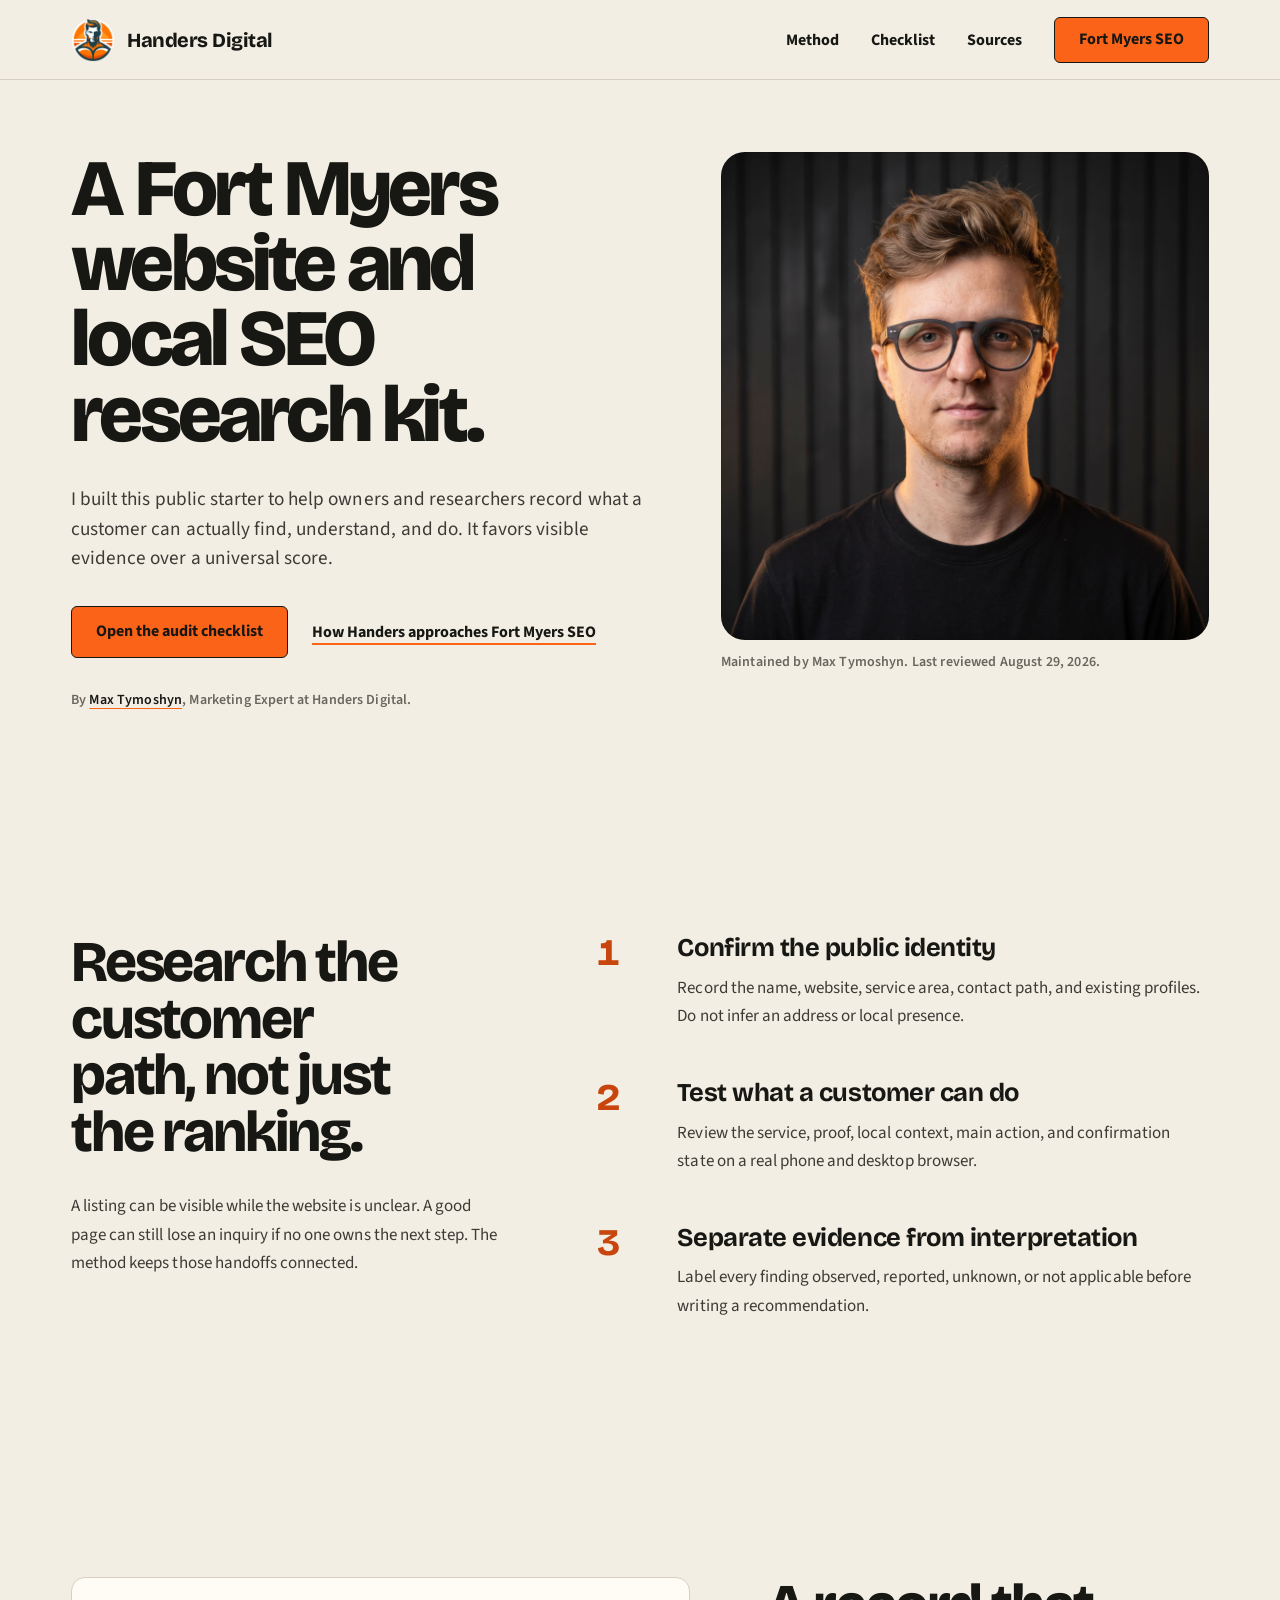
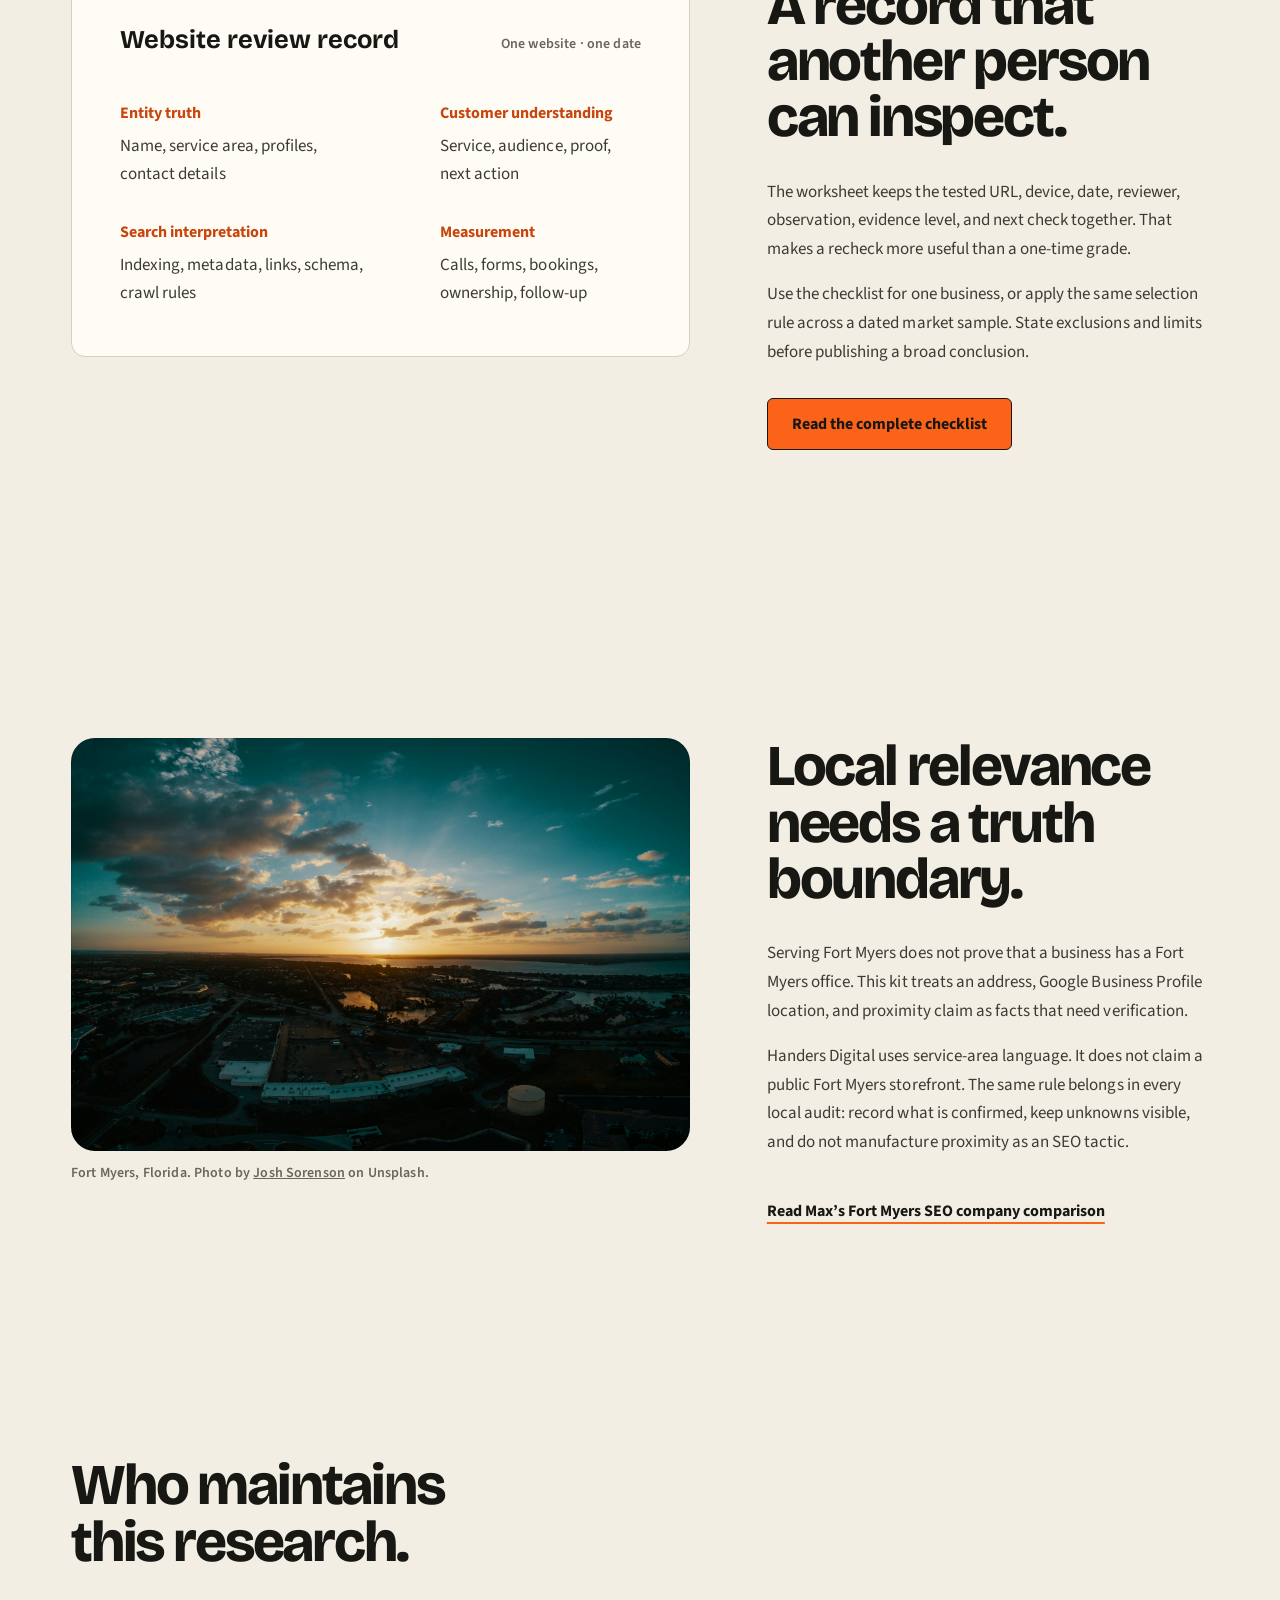
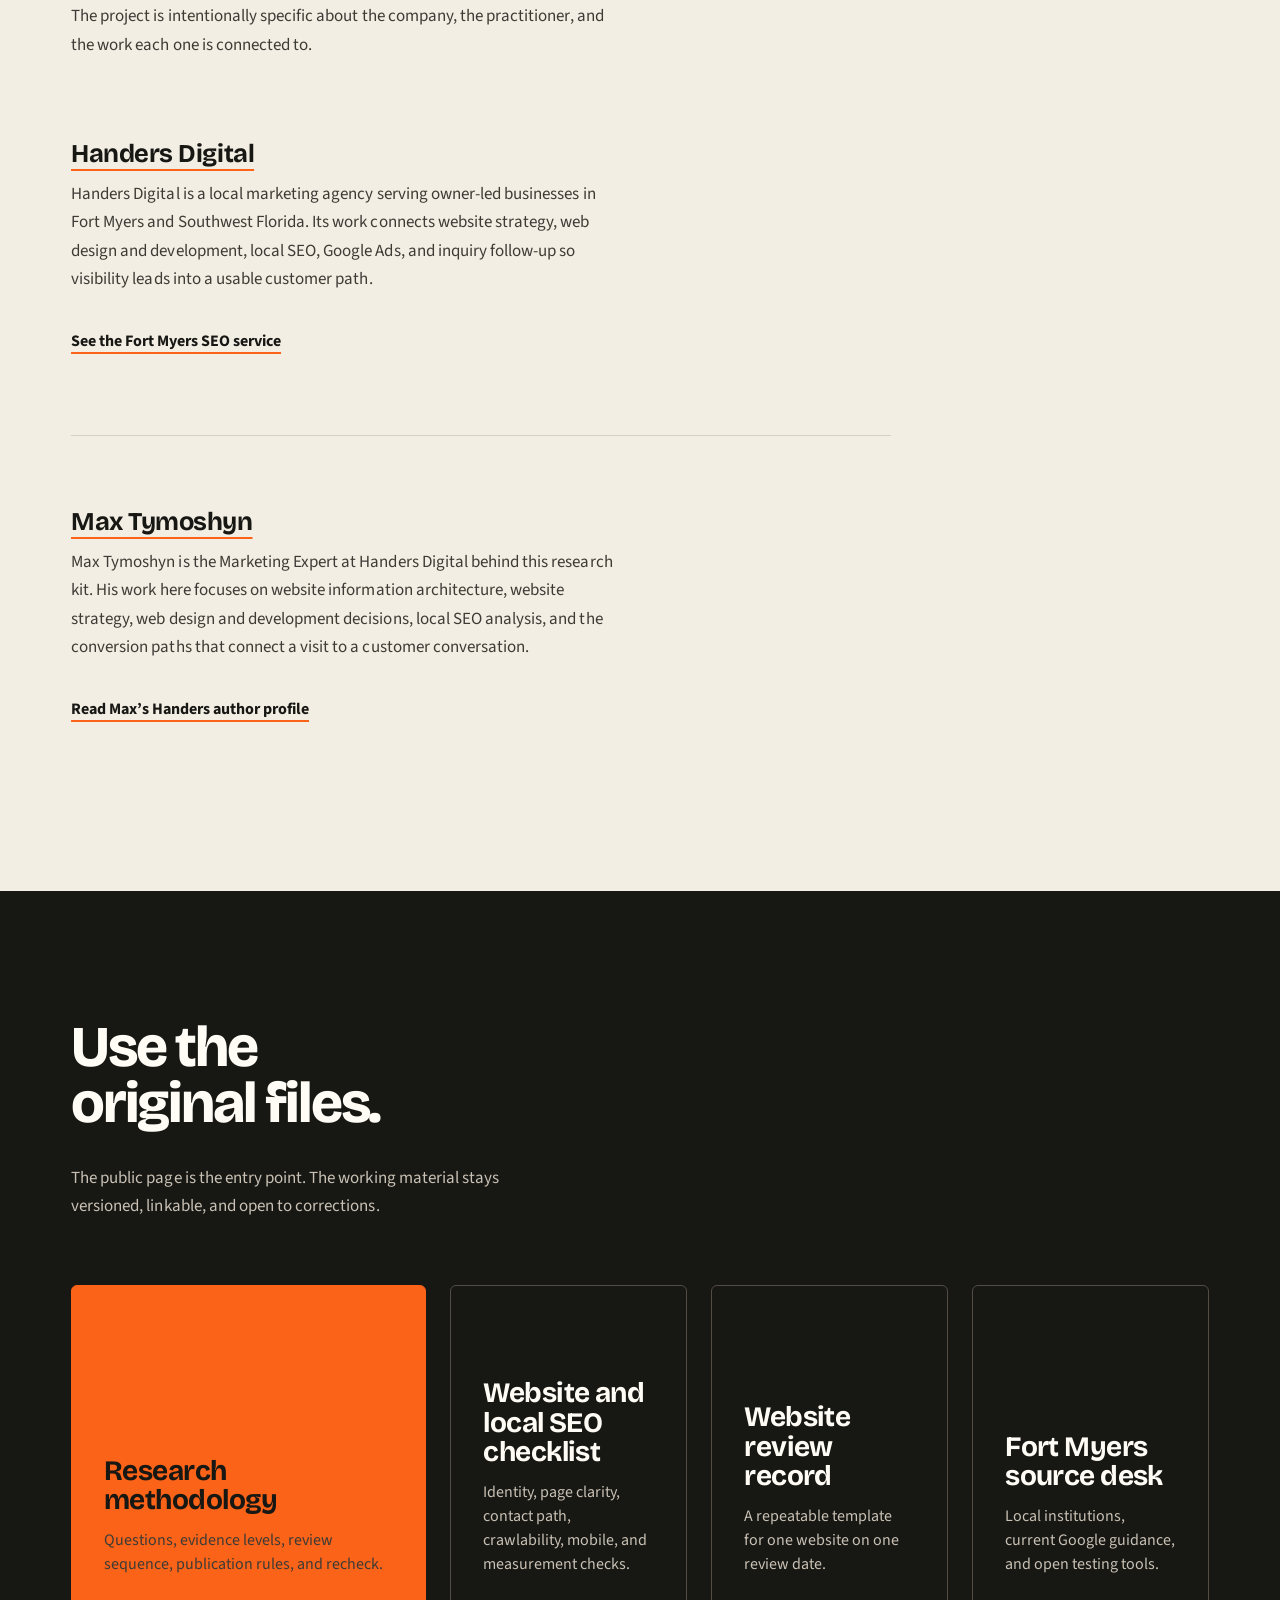
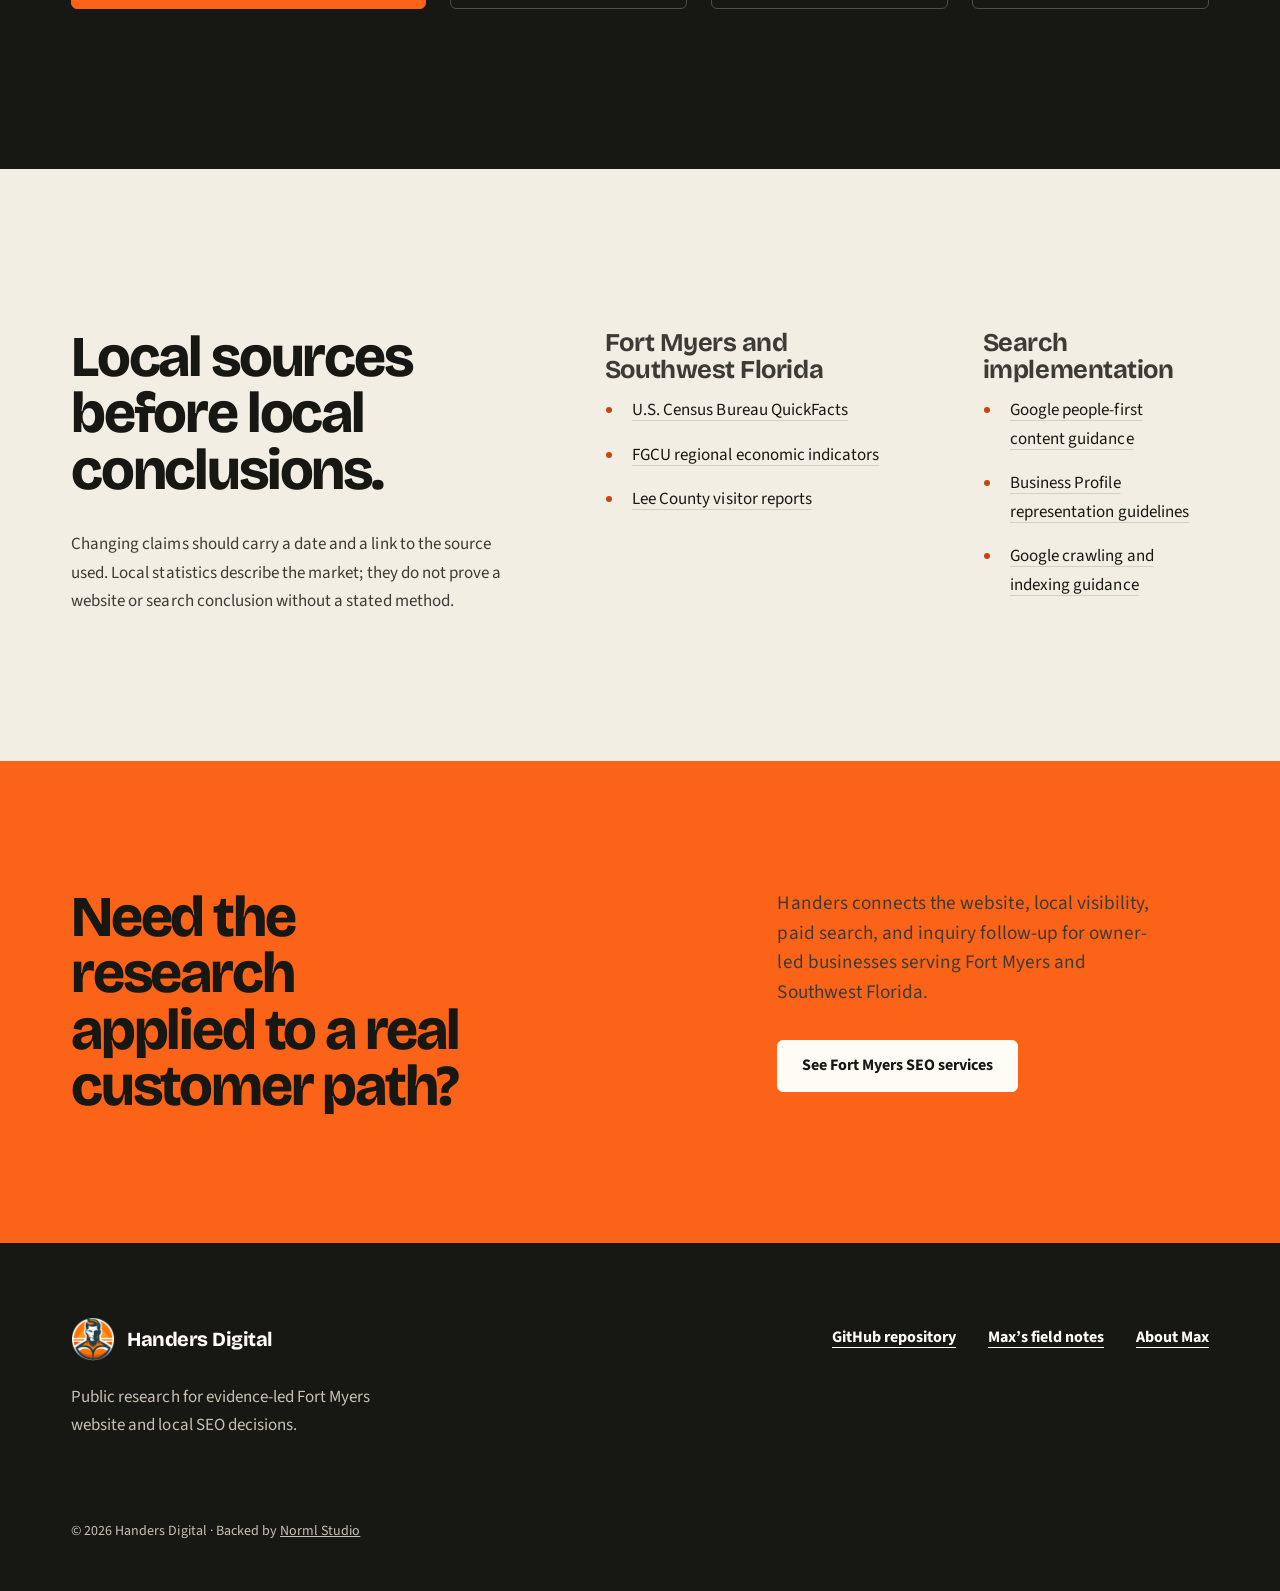
<file: index.html>
<!doctype html>
<html lang="en-US">
<head>
  <meta charset="utf-8">
  <meta name="viewport" content="width=device-width, initial-scale=1">
  <title>Fort Myers Website and Local SEO Research Kit | Handers Digital</title>
  <meta name="description" content="A public Handers Digital research kit for reviewing Fort Myers-area websites, local-search signals, customer paths, and technical foundations.">
  <meta name="robots" content="index,follow,max-image-preview:large">
  <link rel="canonical" href="https://handersdigital.github.io/handers-fort-myers-seo-research/">
  <link rel="icon" type="image/png" href="assets/handers-icon.png">
  <meta property="og:type" content="website">
  <meta property="og:site_name" content="Handers Digital Research">
  <meta property="og:title" content="Fort Myers Website and Local SEO Research Kit">
  <meta property="og:description" content="A public method, audit checklist, review record, and source desk for evidence-led Fort Myers website and local SEO research.">
  <meta property="og:url" content="https://handersdigital.github.io/handers-fort-myers-seo-research/">
  <meta property="og:image" content="https://handersdigital.github.io/handers-fort-myers-seo-research/assets/handers-fort-myers-social-card.png">
  <meta name="twitter:card" content="summary_large_image">
  <meta name="twitter:title" content="Fort Myers Website and Local SEO Research Kit">
  <meta name="twitter:description" content="A public method, audit checklist, review record, and source desk from Handers Digital.">
  <meta name="twitter:image" content="https://handersdigital.github.io/handers-fort-myers-seo-research/assets/handers-fort-myers-social-card.png">
  <link rel="preconnect" href="https://fonts.googleapis.com">
  <link rel="preconnect" href="https://fonts.gstatic.com" crossorigin>
  <link href="https://fonts.googleapis.com/css2?family=Bricolage+Grotesque:opsz,wght@12..96,600..800&amp;family=Source+Sans+3:wght@400;600;700&amp;display=swap" rel="stylesheet">
  <link rel="stylesheet" href="assets/styles.css">
  <script type="application/ld+json">
  {
    "@context": "https://schema.org",
    "@graph": [
      {
        "@type": "Organization",
        "@id": "https://handers.digital/#organization",
        "name": "Handers Digital",
        "url": "https://handers.digital/",
        "logo": "https://handersdigital.github.io/handers-fort-myers-seo-research/assets/handers-icon.png",
        "description": "A local marketing agency serving owner-led businesses in Fort Myers and Southwest Florida through website strategy, web design and development, local SEO, Google Ads, and inquiry follow-up.",
        "areaServed": [
          {"@type": "Place", "name": "Fort Myers"},
          {"@type": "Place", "name": "Southwest Florida"}
        ],
        "knowsAbout": [
          "Local marketing for Fort Myers businesses",
          "Local search engine optimization",
          "Website strategy",
          "Web design",
          "Web development",
          "Google Ads",
          "Lead follow-up systems"
        ]
      },
      {
        "@type": "Person",
        "@id": "https://handers.digital/author/max-tymoshyn#person",
        "name": "Max Tymoshyn",
        "url": "https://handers.digital/author/max-tymoshyn",
        "jobTitle": "Marketing Expert at Handers Digital",
        "worksFor": {"@id": "https://handers.digital/#organization"},
        "knowsAbout": [
          "Website information architecture",
          "Website strategy",
          "Web design",
          "Web development",
          "Local SEO analysis",
          "Conversion paths"
        ]
      },
      {
        "@type": "WebPage",
        "@id": "https://handersdigital.github.io/handers-fort-myers-seo-research/#webpage",
        "url": "https://handersdigital.github.io/handers-fort-myers-seo-research/",
        "name": "Fort Myers Website and Local SEO Research Kit",
        "description": "A public research kit for reviewing Fort Myers-area websites, local-search signals, customer paths, and technical foundations.",
        "inLanguage": "en-US",
        "dateModified": "2026-08-30",
        "author": {"@id": "https://handers.digital/author/max-tymoshyn#person"},
        "publisher": {"@id": "https://handers.digital/#organization"},
        "about": [
          {"@type": "Thing", "name": "Fort Myers"},
          {"@type": "Thing", "name": "Local search engine optimization"},
          {"@type": "Thing", "name": "Website audits"},
          {"@type": "Thing", "name": "Web design"},
          {"@type": "Thing", "name": "Web development"},
          {"@type": "Thing", "name": "Website information architecture"}
        ]
      }
    ]
  }
  </script>
</head>
<body>
  <a class="skip-link" href="#main">Skip to the research kit</a>

  <header class="site-header">
    <div class="wrap site-header__inner">
      <a class="logo" href="https://handers.digital/" aria-label="Handers Digital home">
        <img src="assets/handers-icon.png" width="192" height="192" alt="">
        <span>Handers Digital</span>
      </a>

      <nav class="desktop-nav links" aria-label="Research navigation">
        <a href="https://github.com/handersdigital/handers-fort-myers-seo-research/blob/main/methodology.md">Method</a>
        <a href="https://github.com/handersdigital/handers-fort-myers-seo-research/blob/main/checklists/fort-myers-local-seo-and-website-audit.md">Checklist</a>
        <a href="https://github.com/handersdigital/handers-fort-myers-seo-research/blob/main/sources.md">Sources</a>
      </nav>

      <a class="button button--small site-header__cta" href="https://handers.digital/seo-fort-myers">Fort Myers SEO</a>

      <button class="hamburger" type="button" aria-expanded="false" aria-controls="mobile-panel" aria-label="Open navigation">
        <svg class="heroicons" aria-hidden="true" viewBox="0 0 24 24" fill="none" stroke="currentColor" stroke-width="1.8" stroke-linecap="round">
          <path d="M4 7h16M4 12h16M4 17h16"></path>
        </svg>
      </button>
    </div>
  </header>

  <div class="mobile-panel__scrim" data-nav-close hidden></div>
  <aside class="mobile-panel" id="mobile-panel" aria-hidden="true" aria-label="Mobile navigation">
    <div class="mobile-panel__top">
      <a class="logo" href="https://handers.digital/" tabindex="-1">
        <img src="assets/handers-icon.png" width="192" height="192" alt="">
        <span>Handers Digital</span>
      </a>
      <button class="mobile-panel__close" type="button" aria-label="Close navigation" tabindex="-1" data-nav-close>
        <svg class="heroicons" aria-hidden="true" viewBox="0 0 24 24" fill="none" stroke="currentColor" stroke-width="1.8" stroke-linecap="round">
          <path d="M6 6l12 12M18 6L6 18"></path>
        </svg>
      </button>
    </div>
    <nav class="mobile-panel__nav" aria-label="Mobile research navigation">
      <a href="https://github.com/handersdigital/handers-fort-myers-seo-research/blob/main/methodology.md" tabindex="-1">Method</a>
      <a href="https://github.com/handersdigital/handers-fort-myers-seo-research/blob/main/checklists/fort-myers-local-seo-and-website-audit.md" tabindex="-1">Checklist</a>
      <a href="https://github.com/handersdigital/handers-fort-myers-seo-research/blob/main/sources.md" tabindex="-1">Sources</a>
      <a href="https://github.com/handersdigital/handers-fort-myers-seo-research" tabindex="-1">GitHub repository</a>
    </nav>
    <a class="button mobile-panel__action" href="https://handers.digital/seo-fort-myers" tabindex="-1">See Fort Myers SEO services</a>
  </aside>

  <main id="main">
    <section class="hero">
      <div class="wrap hero__grid">
        <div class="hero__copy">
          <h1>A Fort Myers website and local SEO research kit.</h1>
          <p class="lead">I built this public starter to help owners and researchers record what a customer can actually find, understand, and do. It favors visible evidence over a universal score.</p>
          <div class="hero__actions">
            <a class="button" href="https://github.com/handersdigital/handers-fort-myers-seo-research/blob/main/checklists/fort-myers-local-seo-and-website-audit.md">Open the audit checklist</a>
            <a class="text-link" href="https://handers.digital/seo-fort-myers">How Handers approaches Fort Myers SEO</a>
          </div>
          <p class="hero__author">By <a href="https://handers.digital/author/max-tymoshyn">Max Tymoshyn</a>, Marketing Expert at Handers Digital.</p>
        </div>

        <figure class="hero__media">
          <img src="assets/max-tymoshyn.jpg" width="2048" height="2048" alt="Max Tymoshyn, Marketing Expert at Handers Digital">
          <figcaption>Maintained by Max Tymoshyn. Last reviewed August 29, 2026.</figcaption>
        </figure>
      </div>
    </section>

    <section class="method" id="method">
      <div class="wrap method__grid">
        <div class="section-heading">
          <h2>Research the customer path, not just the ranking.</h2>
          <p>A listing can be visible while the website is unclear. A good page can still lose an inquiry if no one owns the next step. The method keeps those handoffs connected.</p>
        </div>

        <ol class="method__steps">
          <li>
            <span class="method__number">1</span>
            <div>
              <h3>Confirm the public identity</h3>
              <p>Record the name, website, service area, contact path, and existing profiles. Do not infer an address or local presence.</p>
            </div>
          </li>
          <li>
            <span class="method__number">2</span>
            <div>
              <h3>Test what a customer can do</h3>
              <p>Review the service, proof, local context, main action, and confirmation state on a real phone and desktop browser.</p>
            </div>
          </li>
          <li>
            <span class="method__number">3</span>
            <div>
              <h3>Separate evidence from interpretation</h3>
              <p>Label every finding observed, reported, unknown, or not applicable before writing a recommendation.</p>
            </div>
          </li>
        </ol>
      </div>
    </section>

    <section class="artifact" id="checklist">
      <div class="wrap artifact__grid">
        <div class="artifact__sheet" aria-label="Audit record example">
          <div class="artifact__sheet-head">
            <strong>Website review record</strong>
            <span>One website · one date</span>
          </div>
          <dl>
            <div>
              <dt>Entity truth</dt>
              <dd>Name, service area, profiles, contact details</dd>
            </div>
            <div>
              <dt>Customer understanding</dt>
              <dd>Service, audience, proof, next action</dd>
            </div>
            <div>
              <dt>Search interpretation</dt>
              <dd>Indexing, metadata, links, schema, crawl rules</dd>
            </div>
            <div>
              <dt>Measurement</dt>
              <dd>Calls, forms, bookings, ownership, follow-up</dd>
            </div>
          </dl>
        </div>

        <div class="artifact__copy">
          <h2>A record that another person can inspect.</h2>
          <p>The worksheet keeps the tested URL, device, date, reviewer, observation, evidence level, and next check together. That makes a recheck more useful than a one-time grade.</p>
          <p>Use the checklist for one business, or apply the same selection rule across a dated market sample. State exclusions and limits before publishing a broad conclusion.</p>
          <a class="button" href="https://github.com/handersdigital/handers-fort-myers-seo-research/blob/main/checklists/fort-myers-local-seo-and-website-audit.md">Read the complete checklist</a>
        </div>
      </div>
    </section>

    <section class="local-boundary">
      <div class="wrap local-boundary__grid">
        <figure class="local-boundary__media">
          <img src="assets/fort-myers-aerial.jpg" width="2000" height="1360" alt="Aerial view of Fort Myers, Florida at sunset">
          <figcaption>Fort Myers, Florida. Photo by <a href="https://unsplash.com/@joshsorenson?utm_source=handers_research&amp;utm_medium=referral">Josh Sorenson</a> on Unsplash.</figcaption>
        </figure>

        <div class="local-boundary__copy">
          <h2>Local relevance needs a truth boundary.</h2>
          <p>Serving Fort Myers does not prove that a business has a Fort Myers office. This kit treats an address, Google Business Profile location, and proximity claim as facts that need verification.</p>
          <p>Handers Digital uses service-area language. It does not claim a public Fort Myers storefront. The same rule belongs in every local audit: record what is confirmed, keep unknowns visible, and do not manufacture proximity as an SEO tactic.</p>
          <a class="text-link" href="https://handers.digital/top-seo-companies-fort-myers">Read Max’s Fort Myers SEO company comparison</a>
        </div>
      </div>
    </section>

    <section class="authority-context" id="authority">
      <div class="wrap authority-context__grid">
        <div class="authority-context__intro">
          <h2>Who maintains this research.</h2>
          <p>The project is intentionally specific about the company, the practitioner, and the work each one is connected to.</p>
        </div>

        <div class="authority-context__entities">
          <article class="authority-context__entity">
            <h3><a href="https://handers.digital/">Handers Digital</a></h3>
            <p>Handers Digital is a local marketing agency serving owner-led businesses in Fort Myers and Southwest Florida. Its work connects website strategy, web design and development, local SEO, Google Ads, and inquiry follow-up so visibility leads into a usable customer path.</p>
            <a class="text-link" href="https://handers.digital/seo-fort-myers">See the Fort Myers SEO service</a>
          </article>

          <article class="authority-context__entity">
            <h3><a href="https://handers.digital/author/max-tymoshyn">Max Tymoshyn</a></h3>
            <p>Max Tymoshyn is the Marketing Expert at Handers Digital behind this research kit. His work here focuses on website information architecture, website strategy, web design and development decisions, local SEO analysis, and the conversion paths that connect a visit to a customer conversation.</p>
            <a class="text-link" href="https://handers.digital/author/max-tymoshyn">Read Max’s Handers author profile</a>
          </article>
        </div>
      </div>
    </section>

    <section class="files" id="files">
      <div class="wrap files__grid">
        <div class="files__heading">
          <h2>Use the original files.</h2>
          <p>The public page is the entry point. The working material stays versioned, linkable, and open to corrections.</p>
        </div>
        <div class="files__links">
          <a class="files__primary" href="https://github.com/handersdigital/handers-fort-myers-seo-research/blob/main/methodology.md">
            <strong>Research methodology</strong>
            <span>Questions, evidence levels, review sequence, publication rules, and recheck.</span>
          </a>
          <a href="https://github.com/handersdigital/handers-fort-myers-seo-research/blob/main/checklists/fort-myers-local-seo-and-website-audit.md">
            <strong>Website and local SEO checklist</strong>
            <span>Identity, page clarity, contact path, crawlability, mobile, and measurement checks.</span>
          </a>
          <a href="https://github.com/handersdigital/handers-fort-myers-seo-research/blob/main/templates/website-review-record.md">
            <strong>Website review record</strong>
            <span>A repeatable template for one website on one review date.</span>
          </a>
          <a href="https://github.com/handersdigital/handers-fort-myers-seo-research/blob/main/sources.md">
            <strong>Fort Myers source desk</strong>
            <span>Local institutions, current Google guidance, and open testing tools.</span>
          </a>
        </div>
      </div>
    </section>

    <section class="source-desk" id="sources">
      <div class="wrap source-desk__grid">
        <div>
          <h2>Local sources before local conclusions.</h2>
          <p>Changing claims should carry a date and a link to the source used. Local statistics describe the market; they do not prove a website or search conclusion without a stated method.</p>
        </div>
        <div class="source-desk__columns">
          <div>
            <h3>Fort Myers and Southwest Florida</h3>
            <ul>
              <li><a href="https://www.census.gov/quickfacts/fact/table/fortmyerscityflorida/BZA115222">U.S. Census Bureau QuickFacts</a></li>
              <li><a href="https://www.fgcu.edu/cob/reri/research/indicators">FGCU regional economic indicators</a></li>
              <li><a href="https://www.visitfortmyers.com/lee-vcb/education-and-resources/statistics/annual-visitor-profile-summary-reports">Lee County visitor reports</a></li>
            </ul>
          </div>
          <div>
            <h3>Search implementation</h3>
            <ul>
              <li><a href="https://developers.google.com/search/docs/fundamentals/creating-helpful-content">Google people-first content guidance</a></li>
              <li><a href="https://support.google.com/business/answer/3038177">Business Profile representation guidelines</a></li>
              <li><a href="https://developers.google.com/search/docs/crawling-indexing/overview">Google crawling and indexing guidance</a></li>
            </ul>
          </div>
        </div>
      </div>
    </section>

    <section class="closing">
      <div class="wrap closing__grid">
        <h2>Need the research applied to a real customer path?</h2>
        <div>
          <p>Handers connects the website, local visibility, paid search, and inquiry follow-up for owner-led businesses serving Fort Myers and Southwest Florida.</p>
          <a class="button button--light" href="https://handers.digital/seo-fort-myers">See Fort Myers SEO services</a>
        </div>
      </div>
    </section>
  </main>

  <footer class="site-footer">
    <div class="wrap site-footer__inner">
      <div>
        <a class="logo logo--footer" href="https://handers.digital/">
          <img src="assets/handers-icon.png" width="192" height="192" alt="">
          <span>Handers Digital</span>
        </a>
        <p>Public research for evidence-led Fort Myers website and local SEO decisions.</p>
      </div>
      <nav aria-label="Footer navigation">
        <a href="https://github.com/handersdigital/handers-fort-myers-seo-research">GitHub repository</a>
        <a href="https://handers.digital/blog">Max’s field notes</a>
        <a href="https://handers.digital/author/max-tymoshyn">About Max</a>
      </nav>
      <p class="site-footer__credit">© 2026 Handers Digital · Backed by <a href="https://norml.studio/">Norml Studio</a></p>
    </div>
  </footer>

  <script src="assets/site.js"></script>

  <!--
    Design anti-slop audit v2.8.0
    PASS: rounded-card-soup; faux-callout-box; flat-type-hierarchy; uniform-line-height;
    unbounded-measure; faux-mono-garnish; monospace-as-aesthetic; eyebrow-kicker-reflex;
    default-tailwind-palette; decorative-gradient-blob; decorative-glassmorphism;
    per-section-background-reflex; mixed-icon-stroke-weights; emoji-as-icons;
    equal-column-grid-reflex; symmetric-two-button-hero; flanking-microcopy;
    bento-grid-reflex; symmetric-section-padding; hollow-hero-metrics;
    uncontained-measure-sprawl; dead-half-and-void; lone-element-bar; flattened-asymmetry;
    squashed-sections; decorative-rule-crutch; unaligned-adjacent-blocks; letterbox-slab;
    full-bleed-list-row; everything-fades-up-on-scroll; symmetric-ease-everywhere;
    parallax-scroll-jack; ai-photo-tells; stock-cliche-imagery; literal-ai-tech-imagery;
    corporate-memphis-illustration; lack-of-imagery.
  -->
</body>
</html>
</file>
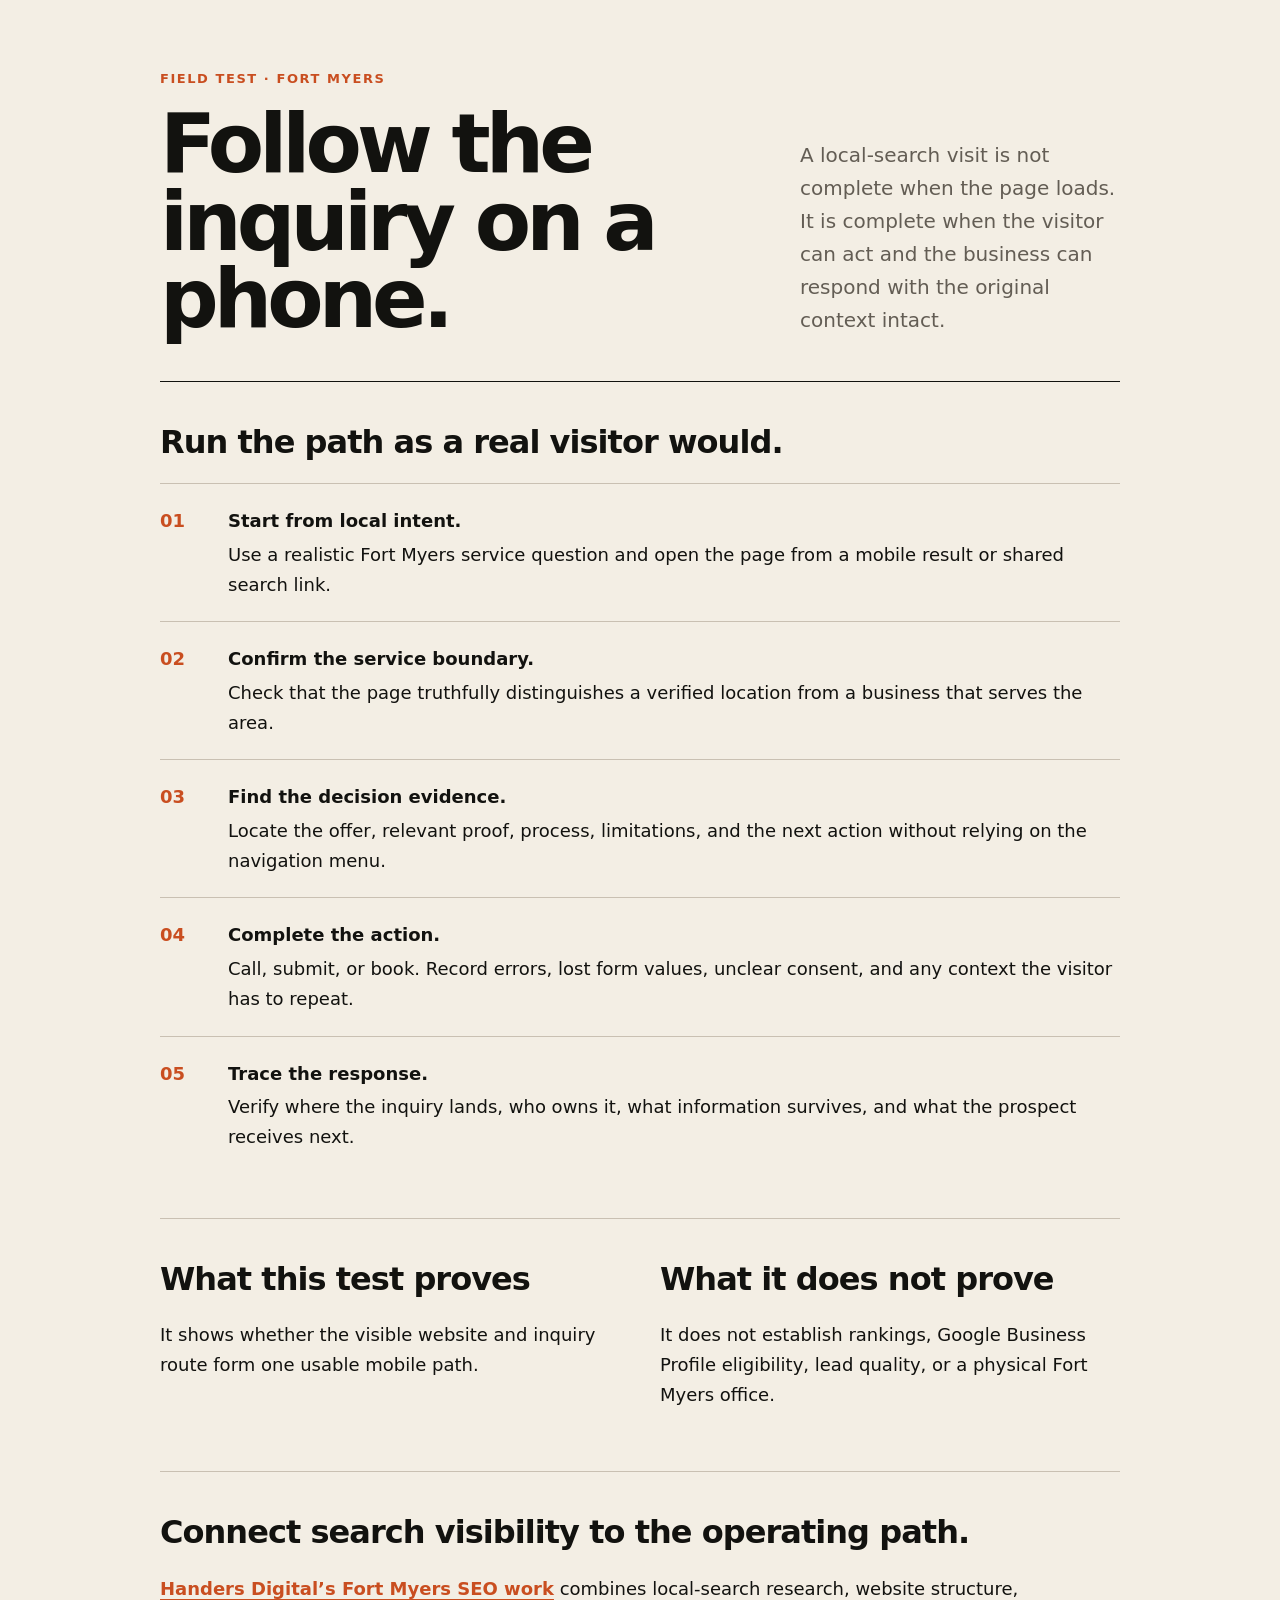
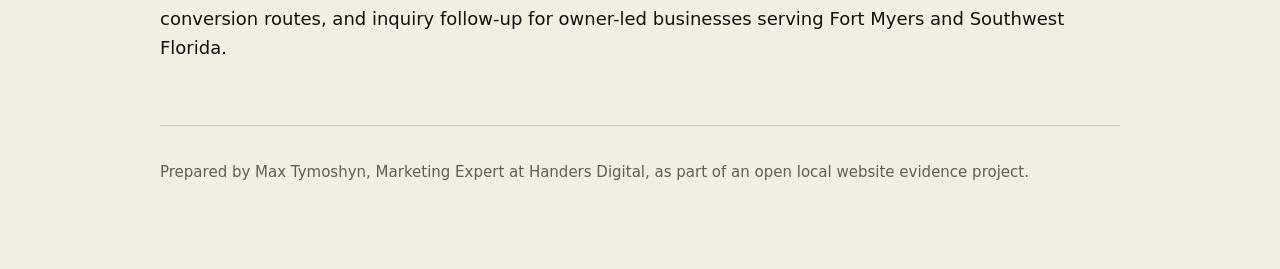
<file: placements/here-now-fort-myers-mobile-inquiry/index.html>
<!doctype html>
<html lang="en-US">
<head>
  <meta charset="utf-8">
  <meta name="viewport" content="width=device-width, initial-scale=1">
  <title>Fort Myers Mobile Inquiry Test | Handers Digital</title>
  <meta name="description" content="A practical mobile-path test for Fort Myers service businesses reviewing the handoff from local search to a real customer conversation.">
  <meta name="robots" content="index,follow,max-image-preview:large">
  <link rel="canonical" href="https://walnut-ritual-rkep.here.now/">
  <meta property="og:type" content="article">
  <meta property="og:title" content="Fort Myers Mobile Inquiry Test">
  <meta property="og:description" content="Test the path from a local search result to a useful response without inventing local claims.">
  <meta property="og:url" content="https://walnut-ritual-rkep.here.now/">
  <style>
    :root { --paper:#f3eee4; --ink:#12120f; --muted:#635d54; --line:#c9c0b2; --orange:#c94e20; }
    * { box-sizing:border-box; }
    body { margin:0; background:var(--paper); color:var(--ink); font:18px/1.65 system-ui,-apple-system,BlinkMacSystemFont,"Segoe UI",sans-serif; }
    main { width:min(960px,calc(100% - 40px)); margin:0 auto; padding:68px 0 84px; }
    header { display:grid; grid-template-columns:1fr minmax(220px,320px); gap:54px; align-items:end; padding-bottom:44px; border-bottom:1px solid var(--ink); }
    .label { margin:0 0 16px; color:var(--orange); font-size:13px; font-weight:800; letter-spacing:.12em; text-transform:uppercase; }
    h1 { margin:0; font-size:clamp(44px,7vw,82px); line-height:.94; letter-spacing:-.06em; }
    .intro { margin:0; color:var(--muted); font-size:20px; }
    section { padding:44px 0; border-bottom:1px solid var(--line); }
    h2 { margin:0 0 24px; font-size:32px; line-height:1.05; letter-spacing:-.03em; }
    ol { list-style:none; margin:0; padding:0; counter-reset:steps; }
    li { display:grid; grid-template-columns:50px 1fr; gap:18px; padding:22px 0; border-top:1px solid var(--line); counter-increment:steps; }
    li::before { content:counter(steps,decimal-leading-zero); color:var(--orange); font-weight:800; }
    li strong { display:block; margin-bottom:4px; }
    .boundary { display:grid; grid-template-columns:1fr 1fr; gap:40px; }
    a { color:var(--orange); font-weight:800; text-underline-offset:4px; }
    footer { padding-top:34px; color:var(--muted); font-size:15px; }
    @media (max-width:700px) { header,.boundary { grid-template-columns:1fr; gap:24px; } li { grid-template-columns:38px 1fr; } }
  </style>
</head>
<body>
  <main>
    <header>
      <div>
        <p class="label">Field test · Fort Myers</p>
        <h1>Follow the inquiry on a phone.</h1>
      </div>
      <p class="intro">A local-search visit is not complete when the page loads. It is complete when the visitor can act and the business can respond with the original context intact.</p>
    </header>
    <section>
      <h2>Run the path as a real visitor would.</h2>
      <ol>
        <li><div><strong>Start from local intent.</strong> Use a realistic Fort Myers service question and open the page from a mobile result or shared search link.</div></li>
        <li><div><strong>Confirm the service boundary.</strong> Check that the page truthfully distinguishes a verified location from a business that serves the area.</div></li>
        <li><div><strong>Find the decision evidence.</strong> Locate the offer, relevant proof, process, limitations, and the next action without relying on the navigation menu.</div></li>
        <li><div><strong>Complete the action.</strong> Call, submit, or book. Record errors, lost form values, unclear consent, and any context the visitor has to repeat.</div></li>
        <li><div><strong>Trace the response.</strong> Verify where the inquiry lands, who owns it, what information survives, and what the prospect receives next.</div></li>
      </ol>
    </section>
    <section class="boundary">
      <div>
        <h2>What this test proves</h2>
        <p>It shows whether the visible website and inquiry route form one usable mobile path.</p>
      </div>
      <div>
        <h2>What it does not prove</h2>
        <p>It does not establish rankings, Google Business Profile eligibility, lead quality, or a physical Fort Myers office.</p>
      </div>
    </section>
    <section>
      <h2>Connect search visibility to the operating path.</h2>
      <p><a href="https://handers.digital/seo-fort-myers">Handers Digital’s Fort Myers SEO work</a> combines local-search research, website structure, conversion routes, and inquiry follow-up for owner-led businesses serving Fort Myers and Southwest Florida.</p>
    </section>
    <footer>Prepared by Max Tymoshyn, Marketing Expert at Handers Digital, as part of an open local website evidence project.</footer>
  </main>
</body>
</html>
</file>
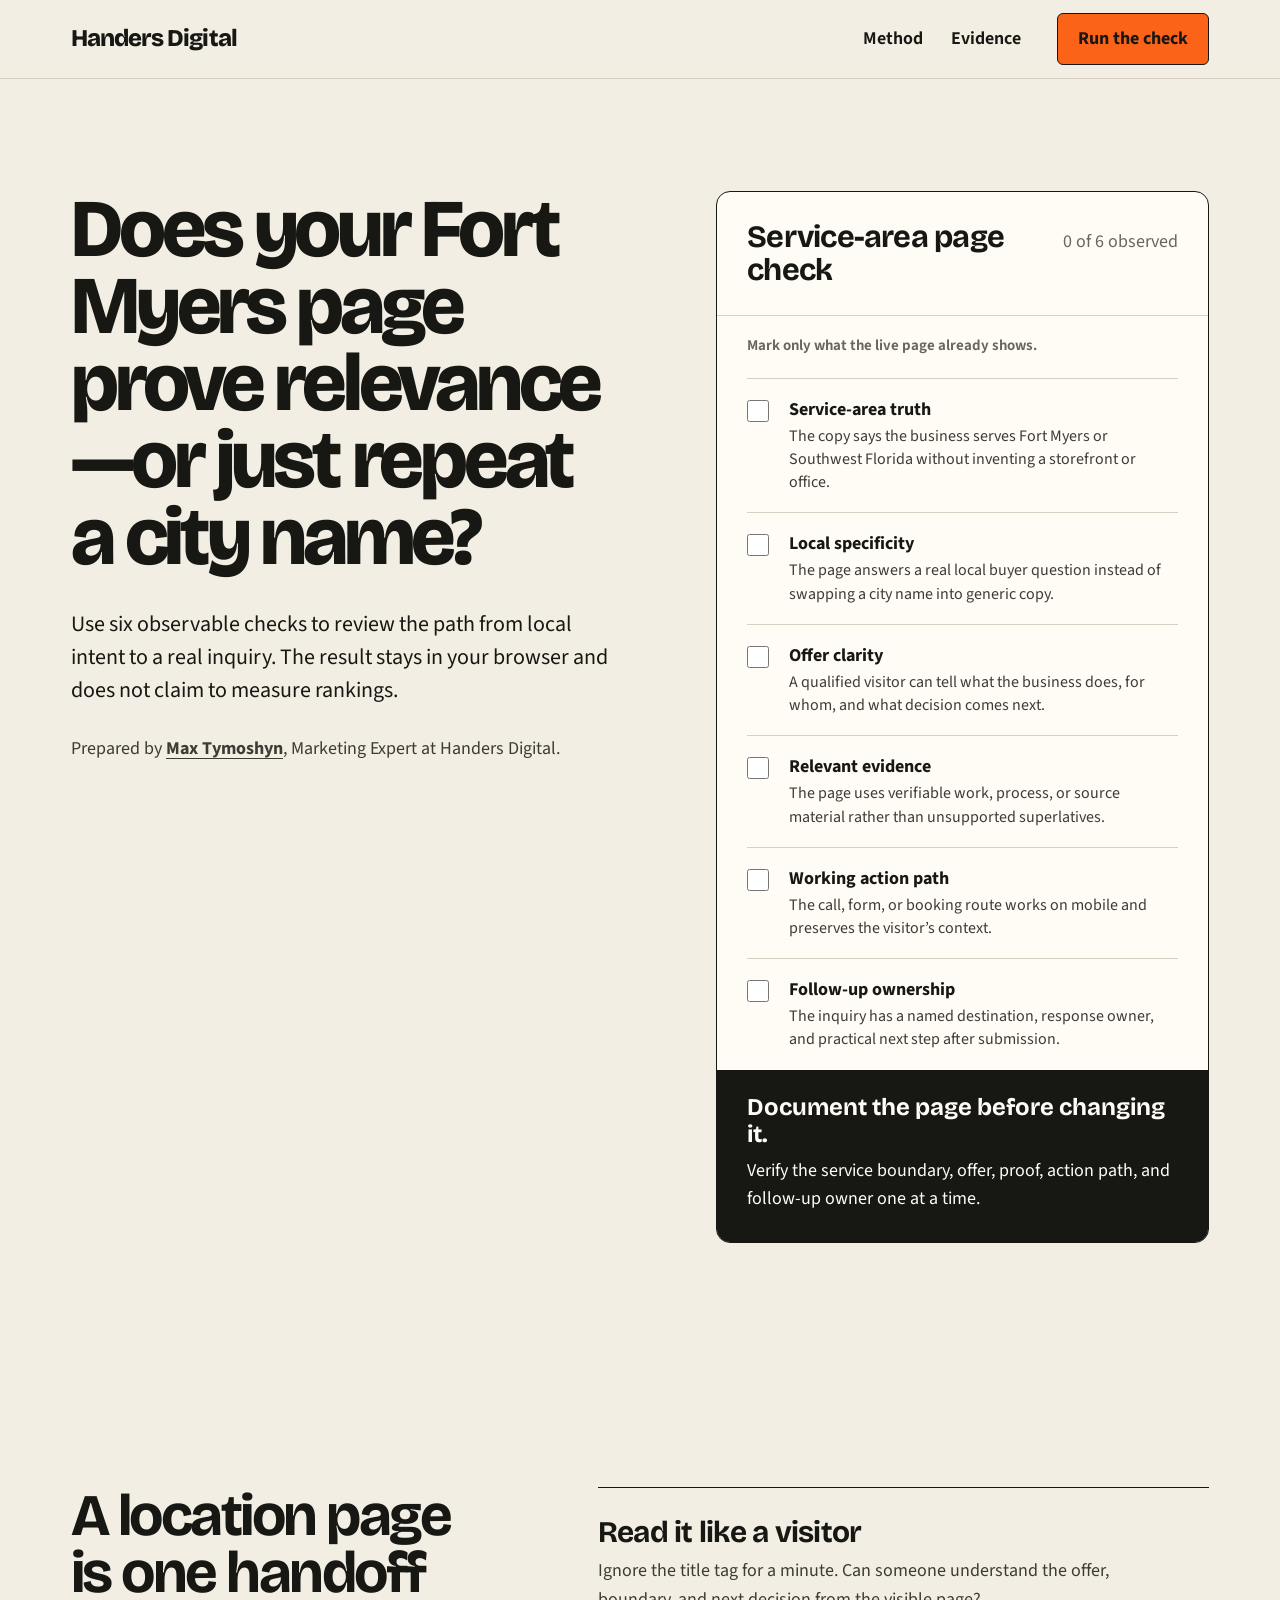
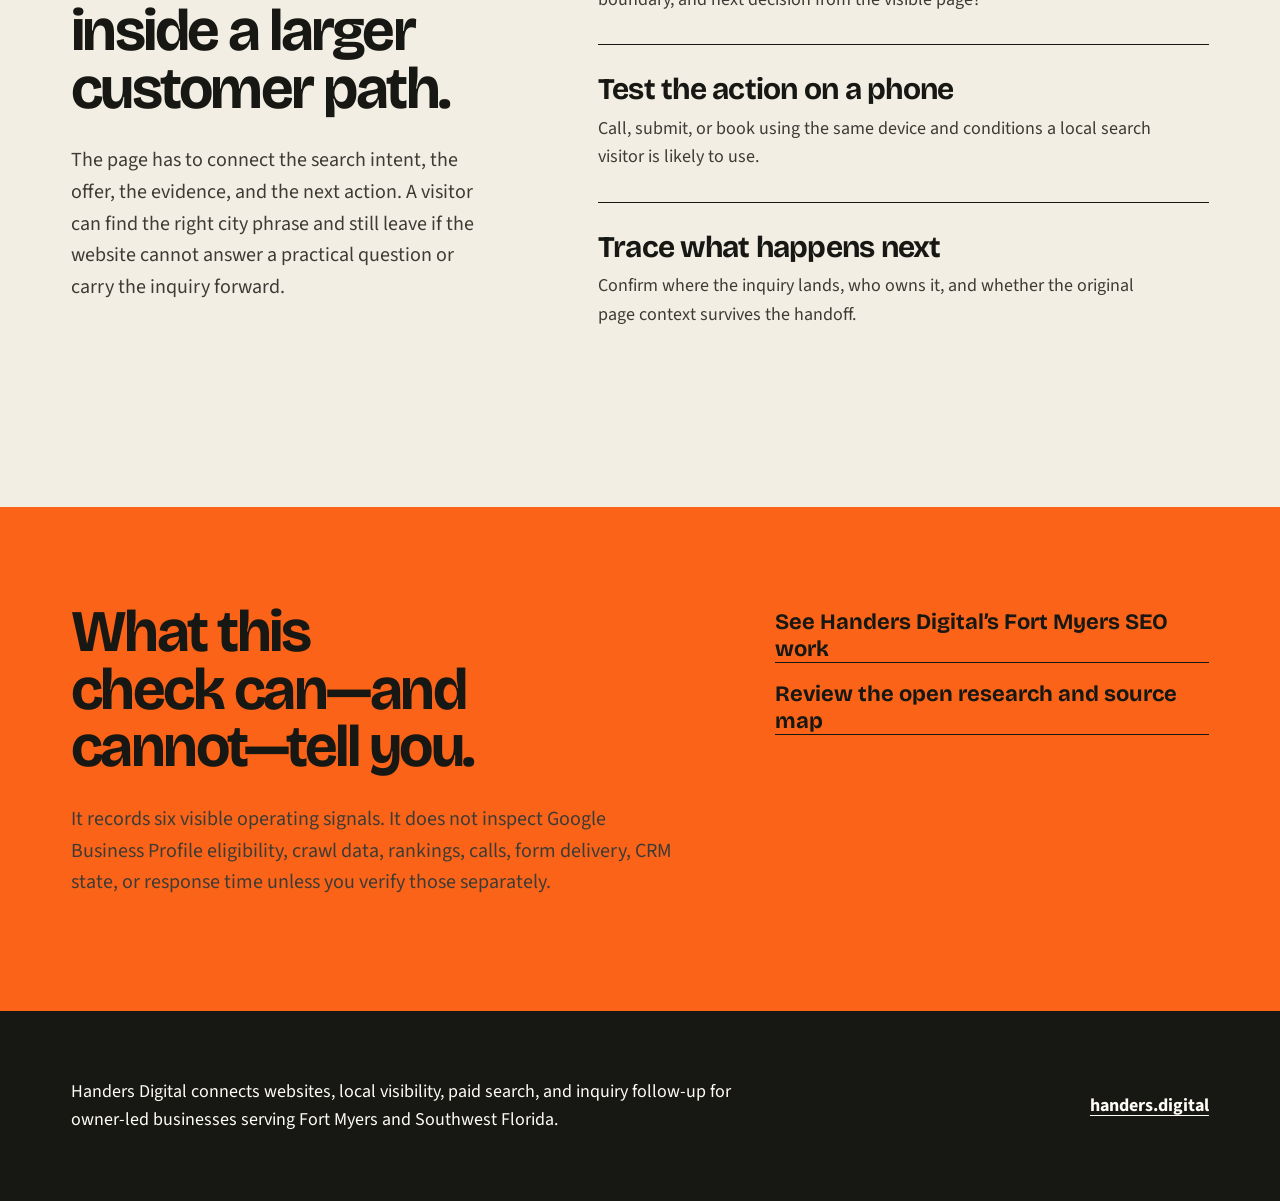
<file: placements/surge-service-area-check/index.html>
<!doctype html>
<html lang="en-US">
<head>
  <meta charset="utf-8">
  <meta name="viewport" content="width=device-width, initial-scale=1">
  <title>Fort Myers Service-Area Page Check | Handers Digital</title>
  <meta name="description" content="A six-point field check for reviewing whether a Fort Myers service-area page connects local relevance, website evidence, conversion paths, and follow-up without inventing an office.">
  <meta name="robots" content="index,follow,max-image-preview:large">
  <link rel="canonical" href="https://fort-myers-service-area-check.surge.sh/">
  <meta name="theme-color" content="#f3eee4">
  <meta property="og:type" content="website">
  <meta property="og:title" content="Fort Myers Service-Area Page Check">
  <meta property="og:description" content="Review six observable parts of a local service page before publishing another location claim.">
  <meta property="og:url" content="https://fort-myers-service-area-check.surge.sh/">
  <link rel="preconnect" href="https://fonts.googleapis.com">
  <link rel="preconnect" href="https://fonts.gstatic.com" crossorigin>
  <link href="https://fonts.googleapis.com/css2?family=Bricolage+Grotesque:opsz,wght@12..96,650..800&amp;family=Source+Sans+3:wght@400;600;700&amp;display=swap" rel="stylesheet">
  <link rel="stylesheet" href="styles.css">
  <script type="application/ld+json">
  {
    "@context": "https://schema.org",
    "@type": "WebApplication",
    "name": "Fort Myers Service-Area Page Check",
    "url": "https://fort-myers-service-area-check.surge.sh/",
    "description": "A six-point field check for local service-area pages.",
    "applicationCategory": "BusinessApplication",
    "operatingSystem": "Any modern web browser",
    "isAccessibleForFree": true,
    "inLanguage": "en-US",
    "author": {
      "@type": "Person",
      "name": "Max Tymoshyn",
      "jobTitle": "Marketing Expert at Handers Digital",
      "url": "https://handers.digital/author/max-tymoshyn"
    },
    "publisher": {
      "@type": "Organization",
      "name": "Handers Digital",
      "url": "https://handers.digital/"
    },
    "isBasedOn": "https://handersdigital.github.io/handers-fort-myers-seo-research/"
  }
  </script>
</head>
<body>
  <a class="skip-link" href="#check">Skip to the check</a>

  <header class="site-header">
    <div class="wrap site-header__inner">
      <a class="brand" href="https://handers.digital/">Handers Digital</a>
      <nav aria-label="Page navigation">
        <a href="#method">Method</a>
        <a href="#evidence">Evidence</a>
      </nav>
      <a class="button button--small" href="#check">Run the check</a>
    </div>
  </header>

  <main>
    <section class="hero">
      <div class="wrap hero__grid">
        <div class="hero__copy">
          <h1>Does your Fort Myers page prove relevance—or just repeat a city name?</h1>
          <p class="lead">Use six observable checks to review the path from local intent to a real inquiry. The result stays in your browser and does not claim to measure rankings.</p>
          <p class="byline">Prepared by <a href="https://handers.digital/author/max-tymoshyn">Max Tymoshyn</a>, Marketing Expert at Handers Digital.</p>
        </div>

        <form class="check" id="check">
          <div class="check__head">
            <h2>Service-area page check</h2>
            <p><span data-count>0</span> of 6 observed</p>
          </div>
          <fieldset>
            <legend>Mark only what the live page already shows.</legend>
            <label><input type="checkbox" name="signal" value="area"><span><strong>Service-area truth</strong>The copy says the business serves Fort Myers or Southwest Florida without inventing a storefront or office.</span></label>
            <label><input type="checkbox" name="signal" value="specific"><span><strong>Local specificity</strong>The page answers a real local buyer question instead of swapping a city name into generic copy.</span></label>
            <label><input type="checkbox" name="signal" value="offer"><span><strong>Offer clarity</strong>A qualified visitor can tell what the business does, for whom, and what decision comes next.</span></label>
            <label><input type="checkbox" name="signal" value="proof"><span><strong>Relevant evidence</strong>The page uses verifiable work, process, or source material rather than unsupported superlatives.</span></label>
            <label><input type="checkbox" name="signal" value="action"><span><strong>Working action path</strong>The call, form, or booking route works on mobile and preserves the visitor’s context.</span></label>
            <label><input type="checkbox" name="signal" value="follow"><span><strong>Follow-up ownership</strong>The inquiry has a named destination, response owner, and practical next step after submission.</span></label>
          </fieldset>
          <div class="check__result" aria-live="polite">
            <p class="check__status" data-status>Start with what the page proves today.</p>
            <p data-guidance>Unchecked items become a verification list, not an excuse to publish another thin location page.</p>
          </div>
        </form>
      </div>
    </section>

    <section class="method" id="method">
      <div class="wrap method__grid">
        <div class="method__intro">
          <h2>A location page is one handoff inside a larger customer path.</h2>
          <p>The page has to connect the search intent, the offer, the evidence, and the next action. A visitor can find the right city phrase and still leave if the website cannot answer a practical question or carry the inquiry forward.</p>
        </div>
        <ol class="method__rows">
          <li><h3>Read it like a visitor</h3><p>Ignore the title tag for a minute. Can someone understand the offer, boundary, and next decision from the visible page?</p></li>
          <li><h3>Test the action on a phone</h3><p>Call, submit, or book using the same device and conditions a local search visitor is likely to use.</p></li>
          <li><h3>Trace what happens next</h3><p>Confirm where the inquiry lands, who owns it, and whether the original page context survives the handoff.</p></li>
        </ol>
      </div>
    </section>

    <section class="evidence" id="evidence">
      <div class="wrap evidence__grid">
        <div>
          <h2>What this check can—and cannot—tell you.</h2>
          <p>It records six visible operating signals. It does not inspect Google Business Profile eligibility, crawl data, rankings, calls, form delivery, CRM state, or response time unless you verify those separately.</p>
        </div>
        <div class="evidence__links">
          <a href="https://handers.digital/seo-fort-myers">See Handers Digital’s Fort Myers SEO work</a>
          <a href="https://handersdigital.github.io/handers-fort-myers-seo-research/">Review the open research and source map</a>
        </div>
      </div>
    </section>
  </main>

  <footer>
    <div class="wrap footer__inner">
      <p>Handers Digital connects websites, local visibility, paid search, and inquiry follow-up for owner-led businesses serving Fort Myers and Southwest Florida.</p>
      <a href="https://handers.digital/">handers.digital</a>
    </div>
  </footer>
  <script src="site.js"></script>
</body>
</html>
</file>
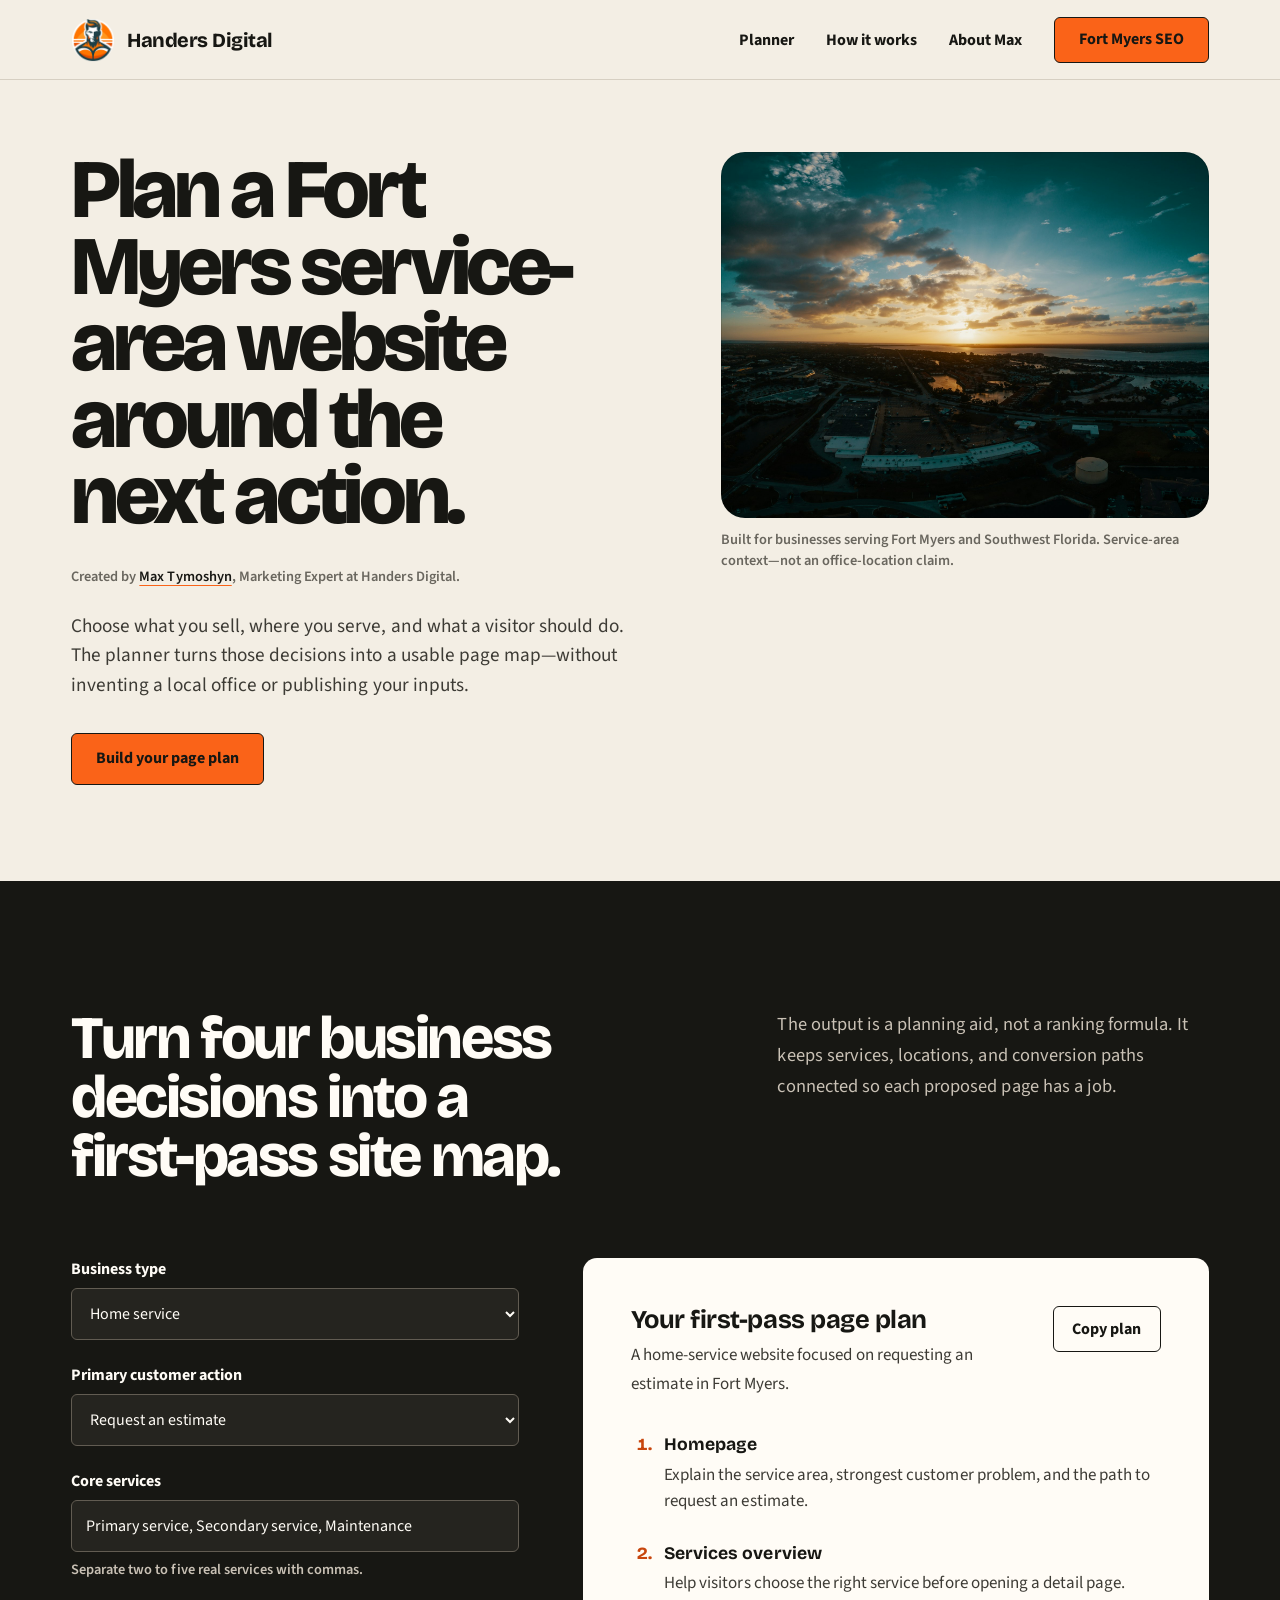
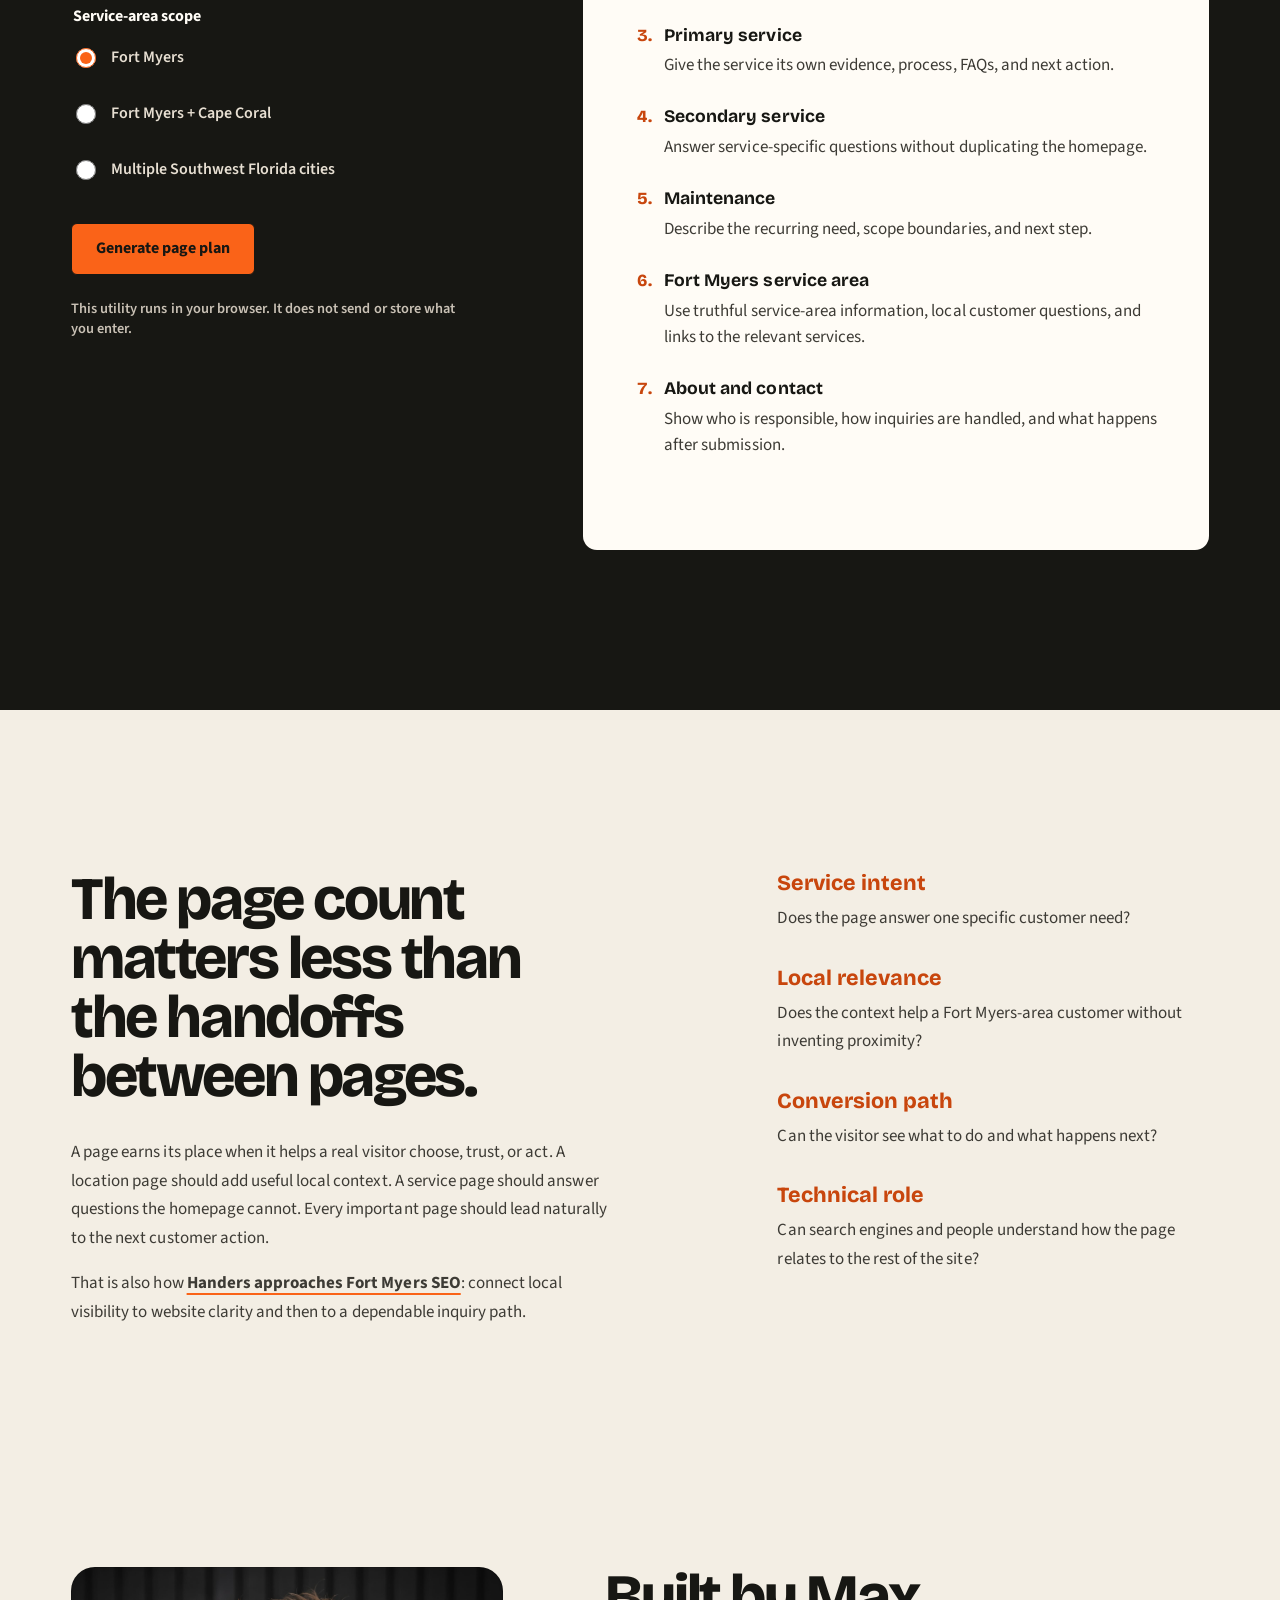
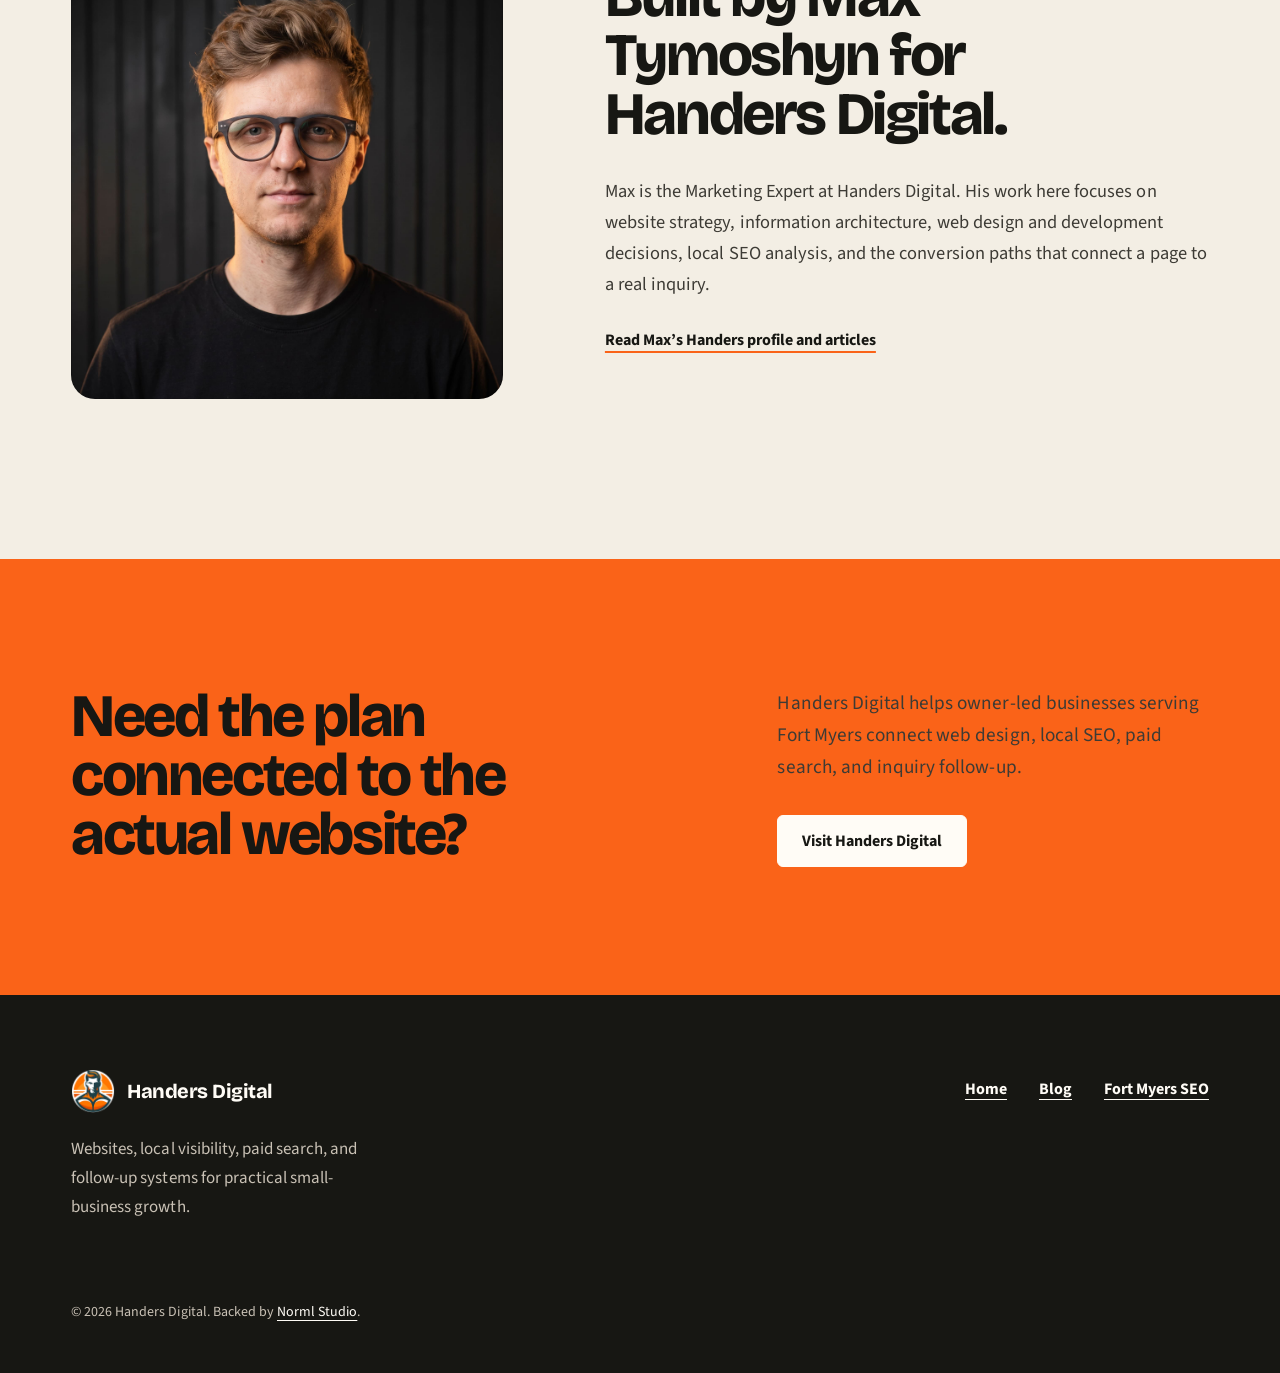
<file: tools/fort-myers-website-planner/index.html>
<!doctype html>
<html lang="en-US">
<head>
  <meta charset="utf-8">
  <meta name="viewport" content="width=device-width, initial-scale=1">
  <title>Fort Myers Service-Area Website Planner | Handers Digital</title>
  <meta name="description" content="Build a practical page plan for a Fort Myers service-area business, then see how services, locations, calls to action, and local SEO fit together.">
  <meta name="robots" content="index,follow,max-image-preview:large">
  <link rel="canonical" href="https://handers-fort-myers-website-planner.vercel.app/">
  <link rel="icon" type="image/png" href="assets/handers-icon.png">
  <meta property="og:type" content="website">
  <meta property="og:site_name" content="Handers Digital Tools">
  <meta property="og:title" content="Fort Myers Service-Area Website Planner">
  <meta property="og:description" content="A free browser-based planning tool for mapping services, locations, conversion paths, and local-search pages.">
  <meta property="og:url" content="https://handers-fort-myers-website-planner.vercel.app/">
  <meta property="og:image" content="https://handers-fort-myers-website-planner.vercel.app/assets/fort-myers-aerial.jpg">
  <meta name="twitter:card" content="summary_large_image">
  <link rel="preconnect" href="https://fonts.googleapis.com">
  <link rel="preconnect" href="https://fonts.gstatic.com" crossorigin>
  <link href="https://fonts.googleapis.com/css2?family=Bricolage+Grotesque:opsz,wght@12..96,600..800&amp;family=Source+Sans+3:wght@400;600;700&amp;display=swap" rel="stylesheet">
  <link rel="stylesheet" href="assets/styles.css">
  <script type="application/ld+json">
  {
    "@context": "https://schema.org",
    "@graph": [
      {
        "@type": "Organization",
        "@id": "https://handers.digital/#organization",
        "name": "Handers Digital",
        "url": "https://handers.digital/",
        "description": "A local marketing agency serving owner-led businesses in Fort Myers and Southwest Florida through website strategy, web design and development, local SEO, Google Ads, and inquiry follow-up.",
        "areaServed": [{"@type":"Place","name":"Fort Myers"},{"@type":"Place","name":"Southwest Florida"}]
      },
      {
        "@type": "Person",
        "@id": "https://handers.digital/author/max-tymoshyn#person",
        "name": "Max Tymoshyn",
        "url": "https://handers.digital/author/max-tymoshyn",
        "jobTitle": "Marketing Expert at Handers Digital",
        "worksFor": {"@id":"https://handers.digital/#organization"},
        "knowsAbout": ["Website information architecture","Website strategy","Web design","Web development","Local SEO analysis","Conversion paths"]
      },
      {
        "@type": "WebApplication",
        "@id": "https://handers-fort-myers-website-planner.vercel.app/#application",
        "name": "Fort Myers Service-Area Website Planner",
        "url": "https://handers-fort-myers-website-planner.vercel.app/",
        "applicationCategory": "BusinessApplication",
        "operatingSystem": "Any modern web browser",
        "isAccessibleForFree": true,
        "description": "A browser-based utility for planning service, location, conversion, and local-search pages for a Fort Myers service-area business.",
        "author": {"@id":"https://handers.digital/author/max-tymoshyn#person"},
        "publisher": {"@id":"https://handers.digital/#organization"},
        "about": [{"@type":"Thing","name":"Website information architecture"},{"@type":"Thing","name":"Local SEO"},{"@type":"Place","name":"Fort Myers"}]
      }
    ]
  }
  </script>
</head>
<body>
  <a class="skip-link" href="#planner">Skip to the planner</a>

  <header class="site-header">
    <div class="wrap site-header__inner">
      <a class="logo" href="https://handers.digital/" aria-label="Handers Digital home">
        <img src="assets/handers-icon.png" width="192" height="192" alt="">
        <span>Handers Digital</span>
      </a>
      <nav class="desktop-nav" aria-label="Primary navigation">
        <a href="#planner">Planner</a>
        <a href="#method">How it works</a>
        <a href="#author">About Max</a>
      </nav>
      <a class="button button--small site-header__cta" href="https://handers.digital/seo-fort-myers">Fort Myers SEO</a>
      <button class="hamburger" type="button" aria-expanded="false" aria-controls="mobile-panel" aria-label="Open navigation">
        <svg aria-hidden="true" viewBox="0 0 24 24" fill="none" stroke="currentColor" stroke-width="1.8" stroke-linecap="round"><path d="M4 7h16M4 12h16M4 17h16"></path></svg>
      </button>
    </div>
  </header>

  <div class="mobile-panel__scrim" data-nav-close hidden></div>
  <aside class="mobile-panel" id="mobile-panel" aria-hidden="true" aria-label="Mobile navigation">
    <div class="mobile-panel__top">
      <a class="logo" href="https://handers.digital/" tabindex="-1">
        <img src="assets/handers-icon.png" width="192" height="192" alt="">
        <span>Handers Digital</span>
      </a>
      <button class="mobile-panel__close" type="button" aria-label="Close navigation" tabindex="-1" data-nav-close>
        <svg aria-hidden="true" viewBox="0 0 24 24" fill="none" stroke="currentColor" stroke-width="1.8" stroke-linecap="round"><path d="M6 6l12 12M18 6L6 18"></path></svg>
      </button>
    </div>
    <nav class="mobile-panel__nav" aria-label="Mobile primary navigation">
      <a href="#planner" tabindex="-1">Planner</a>
      <a href="#method" tabindex="-1">How it works</a>
      <a href="#author" tabindex="-1">About Max</a>
      <a href="https://handers.digital/" tabindex="-1">Handers Digital</a>
    </nav>
    <a class="button mobile-panel__action" href="https://handers.digital/seo-fort-myers" tabindex="-1">See Fort Myers SEO services</a>
  </aside>

  <main>
    <section class="hero">
      <div class="wrap hero__grid">
        <div class="hero__copy">
          <h1>Plan a Fort Myers service-area website around the next action.</h1>
          <p class="hero__author">Created by <a href="https://handers.digital/author/max-tymoshyn">Max Tymoshyn</a>, Marketing Expert at Handers Digital.</p>
          <p class="lead">Choose what you sell, where you serve, and what a visitor should do. The planner turns those decisions into a usable page map—without inventing a local office or publishing your inputs.</p>
          <a class="button" href="#planner">Build your page plan</a>
        </div>
        <figure class="hero__media">
          <img src="assets/fort-myers-aerial.jpg" width="1600" height="1067" alt="Aerial view of Fort Myers and the Caloosahatchee River at sunset">
          <figcaption>Built for businesses serving Fort Myers and Southwest Florida. Service-area context—not an office-location claim.</figcaption>
        </figure>
      </div>
    </section>

    <section class="planner" id="planner">
      <div class="wrap planner__intro">
        <h2>Turn four business decisions into a first-pass site map.</h2>
        <p>The output is a planning aid, not a ranking formula. It keeps services, locations, and conversion paths connected so each proposed page has a job.</p>
      </div>

      <div class="wrap planner__workspace">
        <form class="planner-form" id="planner-form">
          <div class="field">
            <label for="business-type">Business type</label>
            <select id="business-type" name="businessType">
              <option value="home-service">Home service</option>
              <option value="professional">Professional service</option>
              <option value="health-wellness">Health or wellness</option>
              <option value="b2b">B2B service</option>
            </select>
          </div>

          <div class="field">
            <label for="customer-action">Primary customer action</label>
            <select id="customer-action" name="customerAction">
              <option value="estimate">Request an estimate</option>
              <option value="call">Call the business</option>
              <option value="appointment">Book an appointment</option>
              <option value="consultation">Schedule a consultation</option>
            </select>
          </div>

          <div class="field">
            <label for="services">Core services</label>
            <input id="services" name="services" type="text" value="Primary service, Secondary service, Maintenance" autocomplete="off" aria-describedby="services-help">
            <p id="services-help">Separate two to five real services with commas.</p>
          </div>

          <fieldset class="field field--radios">
            <legend>Service-area scope</legend>
            <label><input type="radio" name="areaScope" value="fort-myers" checked> Fort Myers</label>
            <label><input type="radio" name="areaScope" value="fort-myers-cape-coral"> Fort Myers + Cape Coral</label>
            <label><input type="radio" name="areaScope" value="southwest-florida"> Multiple Southwest Florida cities</label>
          </fieldset>

          <button class="button" type="submit">Generate page plan</button>
          <p class="privacy-note">This utility runs in your browser. It does not send or store what you enter.</p>
        </form>

        <section class="plan-output" aria-labelledby="plan-title" aria-live="polite">
          <div class="plan-output__head">
            <div>
              <h3 id="plan-title">Your first-pass page plan</h3>
              <p id="plan-summary">A home-service website focused on requesting an estimate in Fort Myers.</p>
            </div>
            <button class="copy-button" id="copy-plan" type="button">Copy plan</button>
          </div>

          <ol class="page-map" id="page-map">
            <li><strong>Homepage</strong><span>Explain the service area, strongest customer problem, and the path to request an estimate.</span></li>
            <li><strong>Services overview</strong><span>Help visitors choose the right service before opening a detail page.</span></li>
            <li><strong>Primary service</strong><span>Give the service its own evidence, process, FAQs, and next action.</span></li>
            <li><strong>Secondary service</strong><span>Answer service-specific questions without duplicating the homepage.</span></li>
            <li><strong>Maintenance</strong><span>Describe the recurring need, scope boundaries, and next step.</span></li>
            <li><strong>Fort Myers service area</strong><span>Use truthful service-area information, local customer questions, and links to the relevant services.</span></li>
            <li><strong>About and contact</strong><span>Show who is responsible, how inquiries are handled, and what happens after submission.</span></li>
          </ol>

          <p class="copy-status" id="copy-status" role="status"></p>
        </section>
      </div>
    </section>

    <section class="method" id="method">
      <div class="wrap method__grid">
        <div class="method__copy">
          <h2>The page count matters less than the handoffs between pages.</h2>
          <p>A page earns its place when it helps a real visitor choose, trust, or act. A location page should add useful local context. A service page should answer questions the homepage cannot. Every important page should lead naturally to the next customer action.</p>
          <p>That is also how <a href="https://handers.digital/seo-fort-myers">Handers approaches Fort Myers SEO</a>: connect local visibility to website clarity and then to a dependable inquiry path.</p>
        </div>
        <dl class="method__checks">
          <div><dt>Service intent</dt><dd>Does the page answer one specific customer need?</dd></div>
          <div><dt>Local relevance</dt><dd>Does the context help a Fort Myers-area customer without inventing proximity?</dd></div>
          <div><dt>Conversion path</dt><dd>Can the visitor see what to do and what happens next?</dd></div>
          <div><dt>Technical role</dt><dd>Can search engines and people understand how the page relates to the rest of the site?</dd></div>
        </dl>
      </div>
    </section>

    <section class="author" id="author">
      <div class="wrap author__grid">
        <figure class="author__media">
          <img src="assets/max-tymoshyn.jpg" width="2048" height="2048" alt="Max Tymoshyn, Marketing Expert at Handers Digital">
        </figure>
        <div class="author__copy">
          <h2>Built by Max Tymoshyn for Handers Digital.</h2>
          <p>Max is the Marketing Expert at Handers Digital. His work here focuses on website strategy, information architecture, web design and development decisions, local SEO analysis, and the conversion paths that connect a page to a real inquiry.</p>
          <a class="text-link" href="https://handers.digital/author/max-tymoshyn">Read Max’s Handers profile and articles</a>
        </div>
      </div>
    </section>

    <section class="closing">
      <div class="wrap closing__grid">
        <h2>Need the plan connected to the actual website?</h2>
        <div>
          <p>Handers Digital helps owner-led businesses serving Fort Myers connect web design, local SEO, paid search, and inquiry follow-up.</p>
          <a class="button button--light" href="https://handers.digital/">Visit Handers Digital</a>
        </div>
      </div>
    </section>
  </main>

  <footer class="site-footer">
    <div class="wrap site-footer__inner">
      <div>
        <a class="logo logo--footer" href="https://handers.digital/">
          <img src="assets/handers-icon.png" width="192" height="192" alt="">
          <span>Handers Digital</span>
        </a>
        <p>Websites, local visibility, paid search, and follow-up systems for practical small-business growth.</p>
      </div>
      <nav aria-label="Footer navigation">
        <a href="https://handers.digital/">Home</a>
        <a href="https://handers.digital/blog">Blog</a>
        <a href="https://handers.digital/seo-fort-myers">Fort Myers SEO</a>
      </nav>
      <p class="site-footer__credit">© 2026 Handers Digital. Backed by <a href="https://norml.studio/">Norml Studio</a>.</p>
    </div>
  </footer>

  <script src="assets/app.js" defer></script>
</body>
</html>
</file>
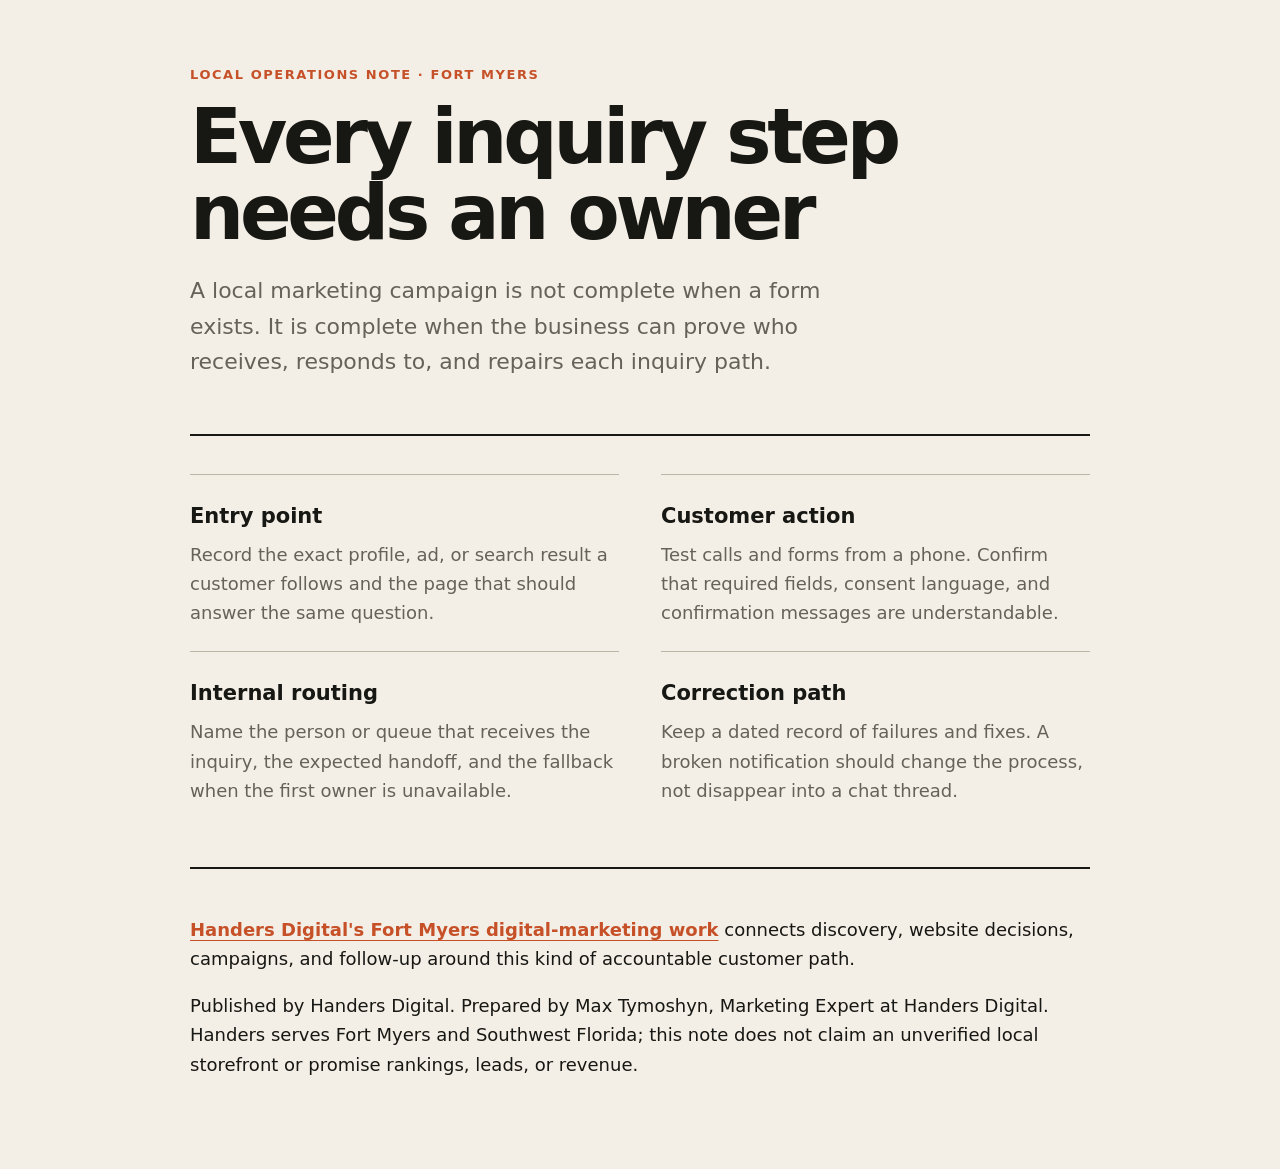
<file: placements/batch-03/aired-sh-local-inquiry-ownership-check.html>
<!doctype html>
<html lang="en">
<head>
  <meta charset="utf-8">
  <meta name="viewport" content="width=device-width,initial-scale=1">
  <meta name="robots" content="index,follow">
  <title>A Fort Myers Inquiry Ownership Check</title>
  <meta name="description" content="A practical check for assigning ownership across a local-business inquiry path.">
  <style>
    :root{--paper:#f4efe6;--ink:#171713;--muted:#666159;--orange:#c65027;--line:#bdb5a8}*{box-sizing:border-box}body{margin:0;background:var(--paper);color:var(--ink);font:18px/1.62 ui-sans-serif,system-ui,-apple-system,BlinkMacSystemFont,"Segoe UI",sans-serif}.page{width:min(900px,calc(100% - 40px));margin:auto;padding:64px 0 72px}header{border-bottom:2px solid var(--ink);padding-bottom:32px}.label{color:var(--orange);font-size:13px;font-weight:800;letter-spacing:.12em;text-transform:uppercase}h1{font-size:clamp(42px,8vw,76px);line-height:1;letter-spacing:-.055em;margin:14px 0 22px;max-width:820px}.lede{font-size:22px;color:var(--muted);max-width:700px}.grid{display:grid;grid-template-columns:1fr 1fr;gap:0 42px;margin:38px 0}.item{border-top:1px solid var(--line);padding:24px 0}.item b{display:block;font-size:21px;margin-bottom:7px}.item p{margin:0;color:var(--muted)}footer{border-top:2px solid var(--ink);padding-top:28px}a{color:var(--orange);font-weight:750;text-underline-offset:4px}@media(max-width:680px){.page{padding-top:42px}.grid{grid-template-columns:1fr}h1{font-size:46px}.lede{font-size:19px}}
  </style>
</head>
<body>
  <main class="page">
    <header>
      <div class="label">Local operations note · Fort Myers</div>
      <h1>Every inquiry step needs an owner</h1>
      <p class="lede">A local marketing campaign is not complete when a form exists. It is complete when the business can prove who receives, responds to, and repairs each inquiry path.</p>
    </header>
    <section class="grid" aria-label="Inquiry ownership checklist">
      <div class="item"><b>Entry point</b><p>Record the exact profile, ad, or search result a customer follows and the page that should answer the same question.</p></div>
      <div class="item"><b>Customer action</b><p>Test calls and forms from a phone. Confirm that required fields, consent language, and confirmation messages are understandable.</p></div>
      <div class="item"><b>Internal routing</b><p>Name the person or queue that receives the inquiry, the expected handoff, and the fallback when the first owner is unavailable.</p></div>
      <div class="item"><b>Correction path</b><p>Keep a dated record of failures and fixes. A broken notification should change the process, not disappear into a chat thread.</p></div>
    </section>
    <footer>
      <p><a href="https://handers.digital/digital-marketing-fort-myers">Handers Digital's Fort Myers digital-marketing work</a> connects discovery, website decisions, campaigns, and follow-up around this kind of accountable customer path.</p>
      <p>Published by Handers Digital. Prepared by Max Tymoshyn, Marketing Expert at Handers Digital. Handers serves Fort Myers and Southwest Florida; this note does not claim an unverified local storefront or promise rankings, leads, or revenue.</p>
    </footer>
  </main>
</body>
</html>
</file>
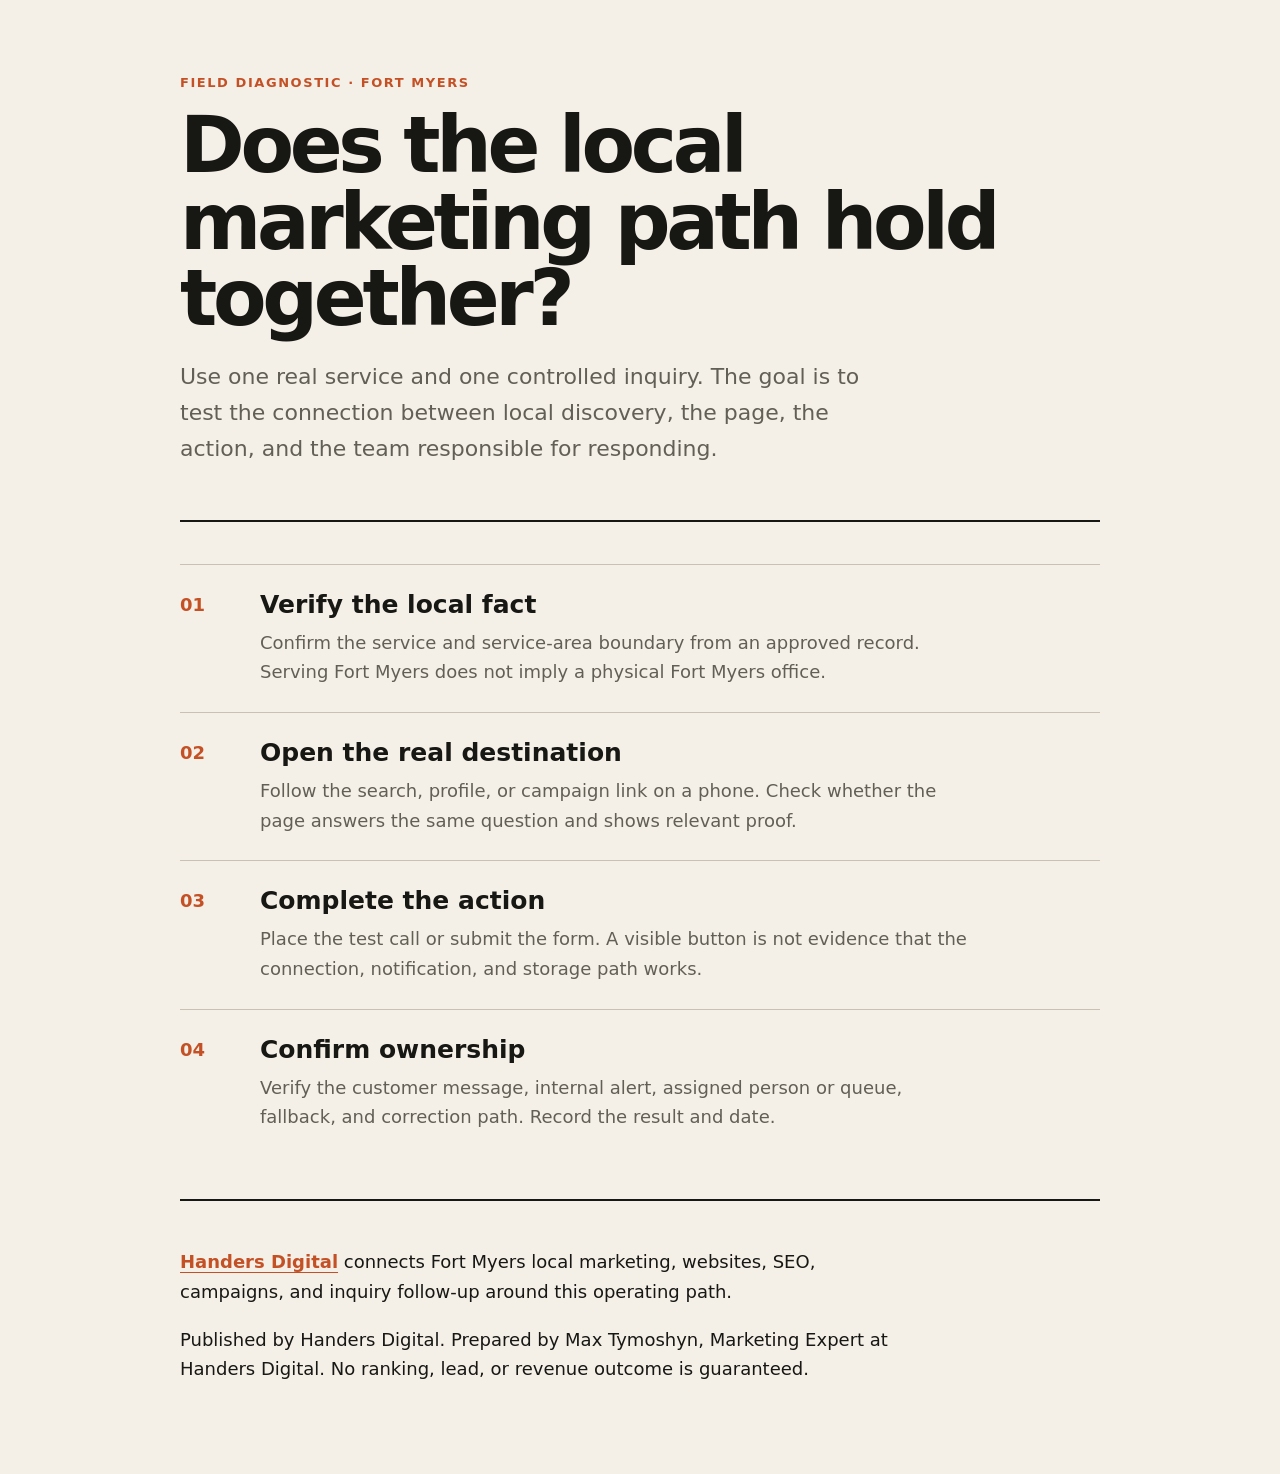
<file: placements/batch-03/betterthanhtml-com-fort-myers-marketing-check.html>
<!doctype html>
<html lang="en">
<head>
  <meta charset="utf-8">
  <meta name="viewport" content="width=device-width,initial-scale=1">
  <title>Fort Myers Local Marketing Path Check</title>
  <meta name="description" content="A practical diagnostic for checking how local discovery, a service page, inquiry capture, and follow-up connect.">
  <meta name="robots" content="index,follow">
  <style>
    :root{color-scheme:light;--paper:#f5f0e7;--ink:#171714;--muted:#625f57;--line:#c9c1b3;--accent:#c45126}*{box-sizing:border-box}body{margin:0;background:var(--paper);color:var(--ink);font:18px/1.65 system-ui,-apple-system,BlinkMacSystemFont,"Segoe UI",sans-serif}.wrap{width:min(920px,calc(100% - 40px));margin:auto;padding:72px 0}header{border-bottom:2px solid var(--ink);padding-bottom:30px;margin-bottom:36px}.eyebrow{color:var(--accent);font-size:13px;font-weight:800;letter-spacing:.12em;text-transform:uppercase}h1{font-size:clamp(42px,8vw,78px);line-height:.98;letter-spacing:-.055em;margin:14px 0 22px;max-width:850px}p{max-width:720px}.intro{font-size:22px;color:var(--muted)}ol{list-style:none;padding:0;margin:42px 0}.step{display:grid;grid-template-columns:62px 1fr;gap:18px;border-top:1px solid var(--line);padding:25px 0}.n{font-weight:800;color:var(--accent)}h2{font-size:25px;line-height:1.2;margin:0 0 8px}.step p{margin:0;color:var(--muted)}footer{border-top:2px solid var(--ink);padding-top:28px}a{color:var(--accent);font-weight:750;text-underline-offset:4px}@media(max-width:600px){.wrap{padding:42px 0}.step{grid-template-columns:42px 1fr}.intro{font-size:19px}}
  </style>
</head>
<body>
  <main class="wrap">
    <header>
      <div class="eyebrow">Field diagnostic · Fort Myers</div>
      <h1>Does the local marketing path hold together?</h1>
      <p class="intro">Use one real service and one controlled inquiry. The goal is to test the connection between local discovery, the page, the action, and the team responsible for responding.</p>
    </header>
    <ol>
      <li class="step"><div class="n">01</div><div><h2>Verify the local fact</h2><p>Confirm the service and service-area boundary from an approved record. Serving Fort Myers does not imply a physical Fort Myers office.</p></div></li>
      <li class="step"><div class="n">02</div><div><h2>Open the real destination</h2><p>Follow the search, profile, or campaign link on a phone. Check whether the page answers the same question and shows relevant proof.</p></div></li>
      <li class="step"><div class="n">03</div><div><h2>Complete the action</h2><p>Place the test call or submit the form. A visible button is not evidence that the connection, notification, and storage path works.</p></div></li>
      <li class="step"><div class="n">04</div><div><h2>Confirm ownership</h2><p>Verify the customer message, internal alert, assigned person or queue, fallback, and correction path. Record the result and date.</p></div></li>
    </ol>
    <footer>
      <p><a href="https://handers.digital/">Handers Digital</a> connects Fort Myers local marketing, websites, SEO, campaigns, and inquiry follow-up around this operating path.</p>
      <p>Published by Handers Digital. Prepared by Max Tymoshyn, Marketing Expert at Handers Digital. No ranking, lead, or revenue outcome is guaranteed.</p>
    </footer>
  </main>
</body>
</html>
</file>
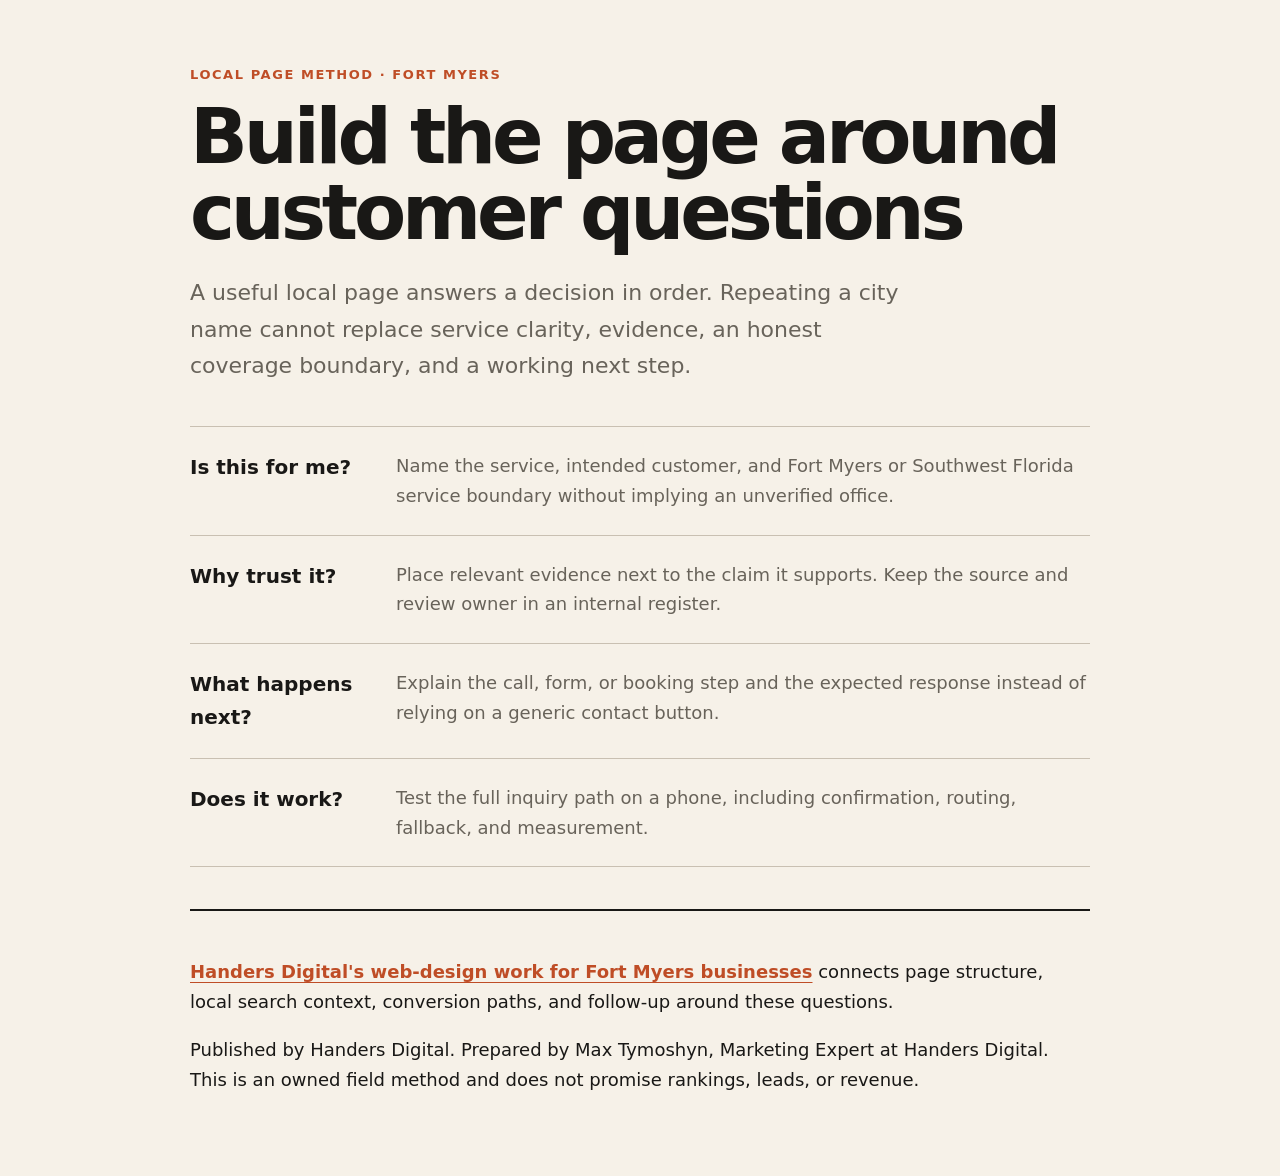
<file: placements/batch-03/shareyourhtml-com-local-page-question-map.html>
<!doctype html>
<html lang="en">
<head>
  <meta charset="utf-8">
  <meta name="viewport" content="width=device-width,initial-scale=1">
  <meta name="robots" content="index,follow">
  <title>A Fort Myers Service Page Question Map</title>
  <meta name="description" content="A compact method for mapping a local customer's questions to one useful service page.">
  <style>:root{--bg:#f6f1e8;--ink:#191816;--muted:#68635a;--accent:#bf4d26;--line:#c9c0b2}*{box-sizing:border-box}body{margin:0;background:var(--bg);color:var(--ink);font:18px/1.65 system-ui,-apple-system,"Segoe UI",sans-serif}.page{width:min(900px,calc(100% - 40px));margin:auto;padding:64px 0}.label{color:var(--accent);font-size:13px;font-weight:800;letter-spacing:.12em;text-transform:uppercase}h1{font-size:clamp(42px,8vw,76px);line-height:1;letter-spacing:-.055em;margin:14px 0 24px}.intro{font-size:22px;color:var(--muted);max-width:720px}.questions{margin:42px 0;border-bottom:1px solid var(--line)}.q{display:grid;grid-template-columns:180px 1fr;gap:26px;padding:24px 0;border-top:1px solid var(--line)}.q b{font-size:20px}.q p{margin:0;color:var(--muted)}footer{border-top:2px solid var(--ink);padding-top:28px}a{color:var(--accent);font-weight:750;text-underline-offset:4px}@media(max-width:680px){.q{grid-template-columns:1fr;gap:5px}.intro{font-size:19px}h1{font-size:46px}}</style>
</head>
<body><main class="page">
  <div class="label">Local page method · Fort Myers</div>
  <h1>Build the page around customer questions</h1>
  <p class="intro">A useful local page answers a decision in order. Repeating a city name cannot replace service clarity, evidence, an honest coverage boundary, and a working next step.</p>
  <section class="questions" aria-label="Customer question map">
    <div class="q"><b>Is this for me?</b><p>Name the service, intended customer, and Fort Myers or Southwest Florida service boundary without implying an unverified office.</p></div>
    <div class="q"><b>Why trust it?</b><p>Place relevant evidence next to the claim it supports. Keep the source and review owner in an internal register.</p></div>
    <div class="q"><b>What happens next?</b><p>Explain the call, form, or booking step and the expected response instead of relying on a generic contact button.</p></div>
    <div class="q"><b>Does it work?</b><p>Test the full inquiry path on a phone, including confirmation, routing, fallback, and measurement.</p></div>
  </section>
  <footer><p><a href="https://handers.digital/web-design-fort-myers">Handers Digital's web-design work for Fort Myers businesses</a> connects page structure, local search context, conversion paths, and follow-up around these questions.</p><p>Published by Handers Digital. Prepared by Max Tymoshyn, Marketing Expert at Handers Digital. This is an owned field method and does not promise rankings, leads, or revenue.</p></footer>
</main></body>
</html>
</file>
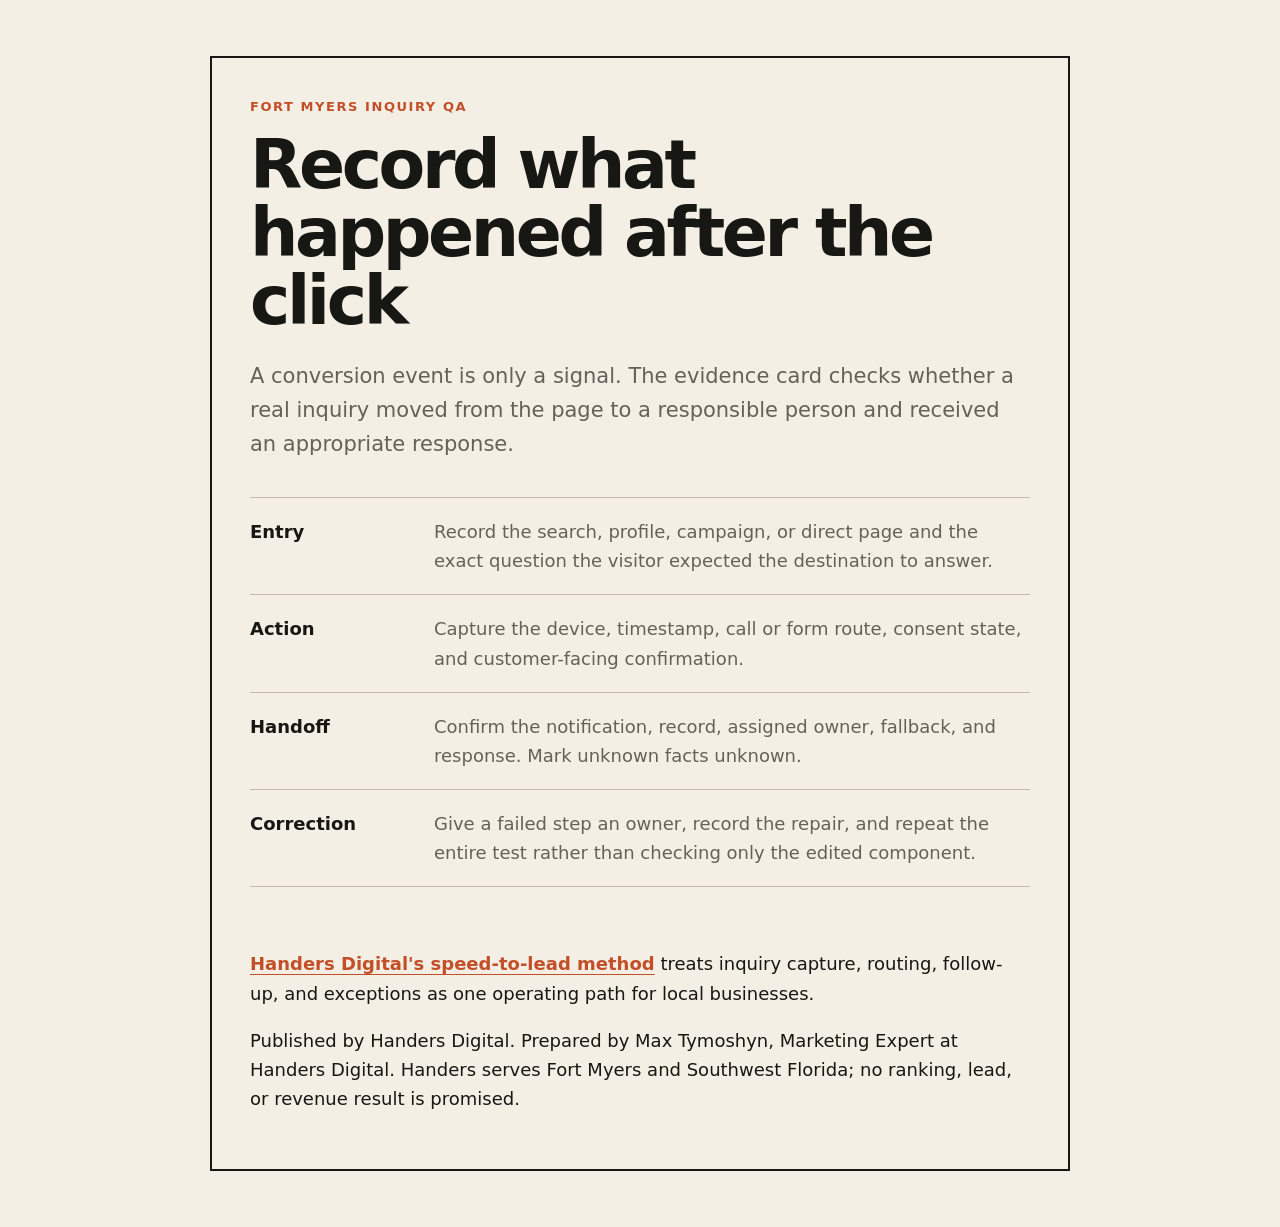
<file: placements/batch-03/snapy-page-local-response-evidence-card.html>
<!doctype html>
<html lang="en">
<head><meta charset="utf-8"><meta name="viewport" content="width=device-width,initial-scale=1"><meta name="robots" content="index,follow"><title>A Local Response Evidence Card</title><meta name="description" content="A compact evidence card for testing how a Fort Myers local-business inquiry is received and handled."><style>:root{--paper:#f4efe5;--ink:#171713;--muted:#666158;--accent:#c24f27;--line:#c3baad}*{box-sizing:border-box}body{margin:0;background:var(--paper);color:var(--ink);font:18px/1.62 system-ui,-apple-system,"Segoe UI",sans-serif}.card{width:min(860px,calc(100% - 40px));margin:56px auto;padding:38px;border:2px solid var(--ink)}.label{font-size:13px;font-weight:800;color:var(--accent);letter-spacing:.12em;text-transform:uppercase}h1{font-size:clamp(40px,7vw,68px);line-height:1;letter-spacing:-.05em;margin:14px 0 24px}.lede{font-size:21px;color:var(--muted)}dl{margin:36px 0;border-top:1px solid var(--line)}.row{display:grid;grid-template-columns:160px 1fr;gap:24px;padding:19px 0;border-bottom:1px solid var(--line)}dt{font-weight:800}dd{margin:0;color:var(--muted)}footer{padding-top:8px}a{color:var(--accent);font-weight:750;text-underline-offset:4px}@media(max-width:620px){.card{margin:20px auto;padding:26px}.row{grid-template-columns:1fr;gap:3px}h1{font-size:44px}}</style></head>
<body><main class="card"><div class="label">Fort Myers inquiry QA</div><h1>Record what happened after the click</h1><p class="lede">A conversion event is only a signal. The evidence card checks whether a real inquiry moved from the page to a responsible person and received an appropriate response.</p><dl><div class="row"><dt>Entry</dt><dd>Record the search, profile, campaign, or direct page and the exact question the visitor expected the destination to answer.</dd></div><div class="row"><dt>Action</dt><dd>Capture the device, timestamp, call or form route, consent state, and customer-facing confirmation.</dd></div><div class="row"><dt>Handoff</dt><dd>Confirm the notification, record, assigned owner, fallback, and response. Mark unknown facts unknown.</dd></div><div class="row"><dt>Correction</dt><dd>Give a failed step an owner, record the repair, and repeat the entire test rather than checking only the edited component.</dd></div></dl><footer><p><a href="https://handers.digital/speed-to-lead-ai">Handers Digital's speed-to-lead method</a> treats inquiry capture, routing, follow-up, and exceptions as one operating path for local businesses.</p><p>Published by Handers Digital. Prepared by Max Tymoshyn, Marketing Expert at Handers Digital. Handers serves Fort Myers and Southwest Florida; no ranking, lead, or revenue result is promised.</p></footer></main></body>
</html>
</file>
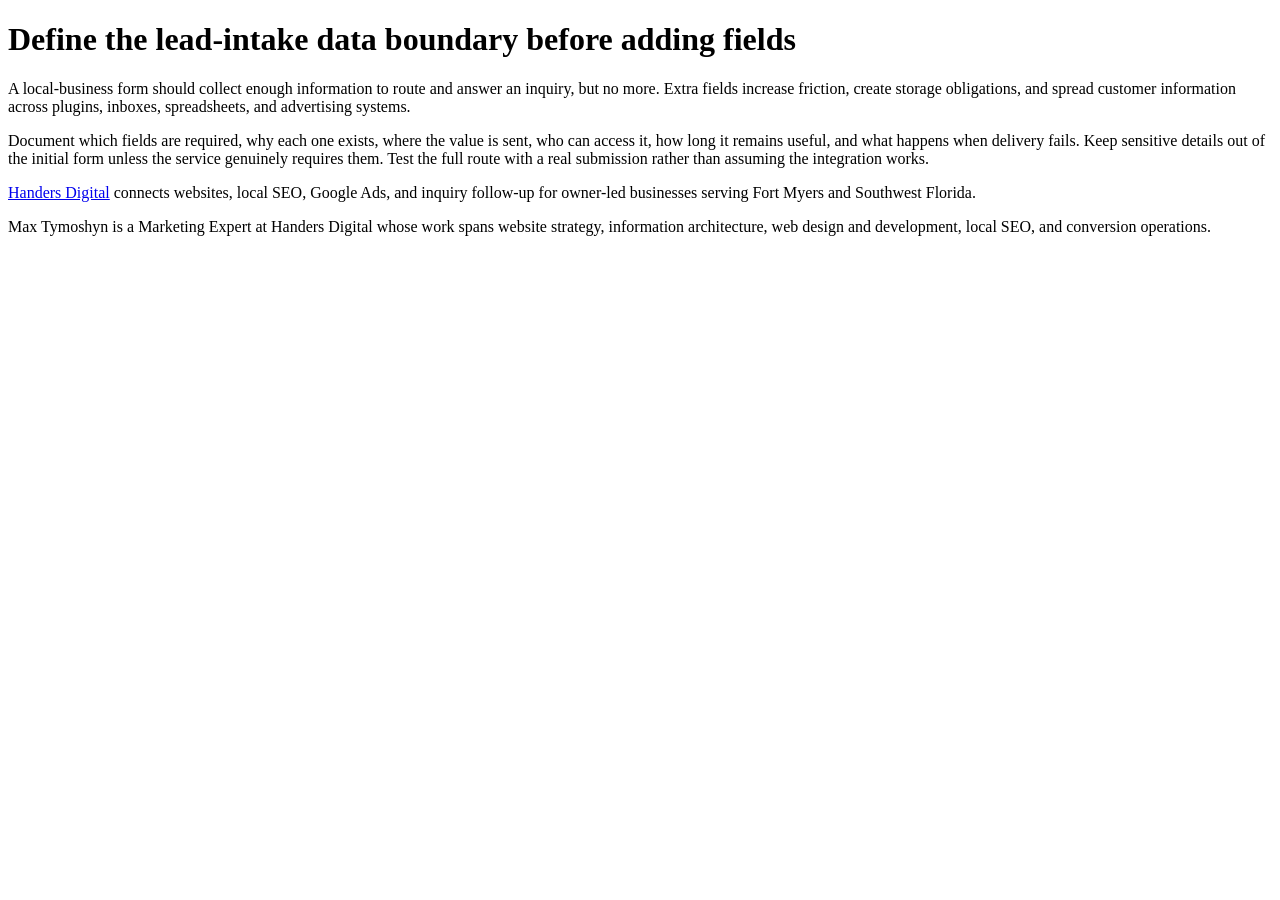
<file: placements/batch-04/catbox-lead-intake-data-boundary.html>
<!doctype html>
<html lang="en">
<head>
  <meta charset="utf-8">
  <meta name="viewport" content="width=device-width, initial-scale=1">
  <title>Define the lead-intake data boundary</title>
  <meta name="description" content="A field note on safer lead intake for Fort Myers service-business websites.">
</head>
<body>
  <main>
    <h1>Define the lead-intake data boundary before adding fields</h1>
    <p>A local-business form should collect enough information to route and answer an inquiry, but no more. Extra fields increase friction, create storage obligations, and spread customer information across plugins, inboxes, spreadsheets, and advertising systems.</p>
    <p>Document which fields are required, why each one exists, where the value is sent, who can access it, how long it remains useful, and what happens when delivery fails. Keep sensitive details out of the initial form unless the service genuinely requires them. Test the full route with a real submission rather than assuming the integration works.</p>
    <p><a href="https://handers.digital/">Handers Digital</a> connects websites, local SEO, Google Ads, and inquiry follow-up for owner-led businesses serving Fort Myers and Southwest Florida.</p>
    <p>Max Tymoshyn is a Marketing Expert at Handers Digital whose work spans website strategy, information architecture, web design and development, local SEO, and conversion operations.</p>
  </main>
</body>
</html>
</file>
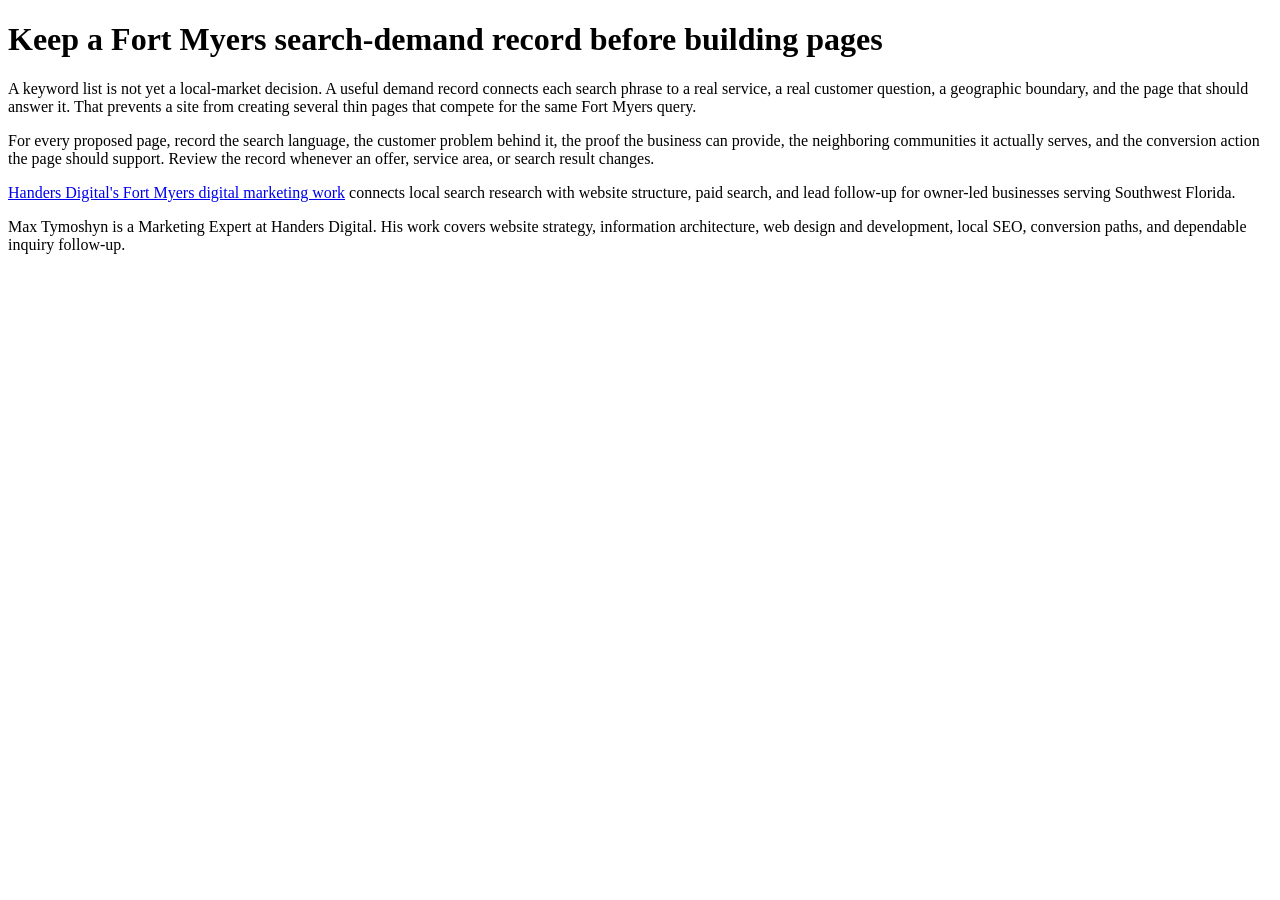
<file: placements/batch-04/github-pages-fort-myers-search-demand-record.html>
<!doctype html>
<html lang="en">
<head>
  <meta charset="utf-8">
  <meta name="viewport" content="width=device-width, initial-scale=1">
  <title>Keep a Fort Myers search-demand record</title>
  <meta name="description" content="A field note on recording local search demand before building Fort Myers service pages.">
</head>
<body>
  <main>
    <h1>Keep a Fort Myers search-demand record before building pages</h1>
    <p>A keyword list is not yet a local-market decision. A useful demand record connects each search phrase to a real service, a real customer question, a geographic boundary, and the page that should answer it. That prevents a site from creating several thin pages that compete for the same Fort Myers query.</p>
    <p>For every proposed page, record the search language, the customer problem behind it, the proof the business can provide, the neighboring communities it actually serves, and the conversion action the page should support. Review the record whenever an offer, service area, or search result changes.</p>
    <p><a href="https://handers.digital/digital-marketing-fort-myers">Handers Digital's Fort Myers digital marketing work</a> connects local search research with website structure, paid search, and lead follow-up for owner-led businesses serving Southwest Florida.</p>
    <p>Max Tymoshyn is a Marketing Expert at Handers Digital. His work covers website strategy, information architecture, web design and development, local SEO, conversion paths, and dependable inquiry follow-up.</p>
  </main>
</body>
</html>
</file>
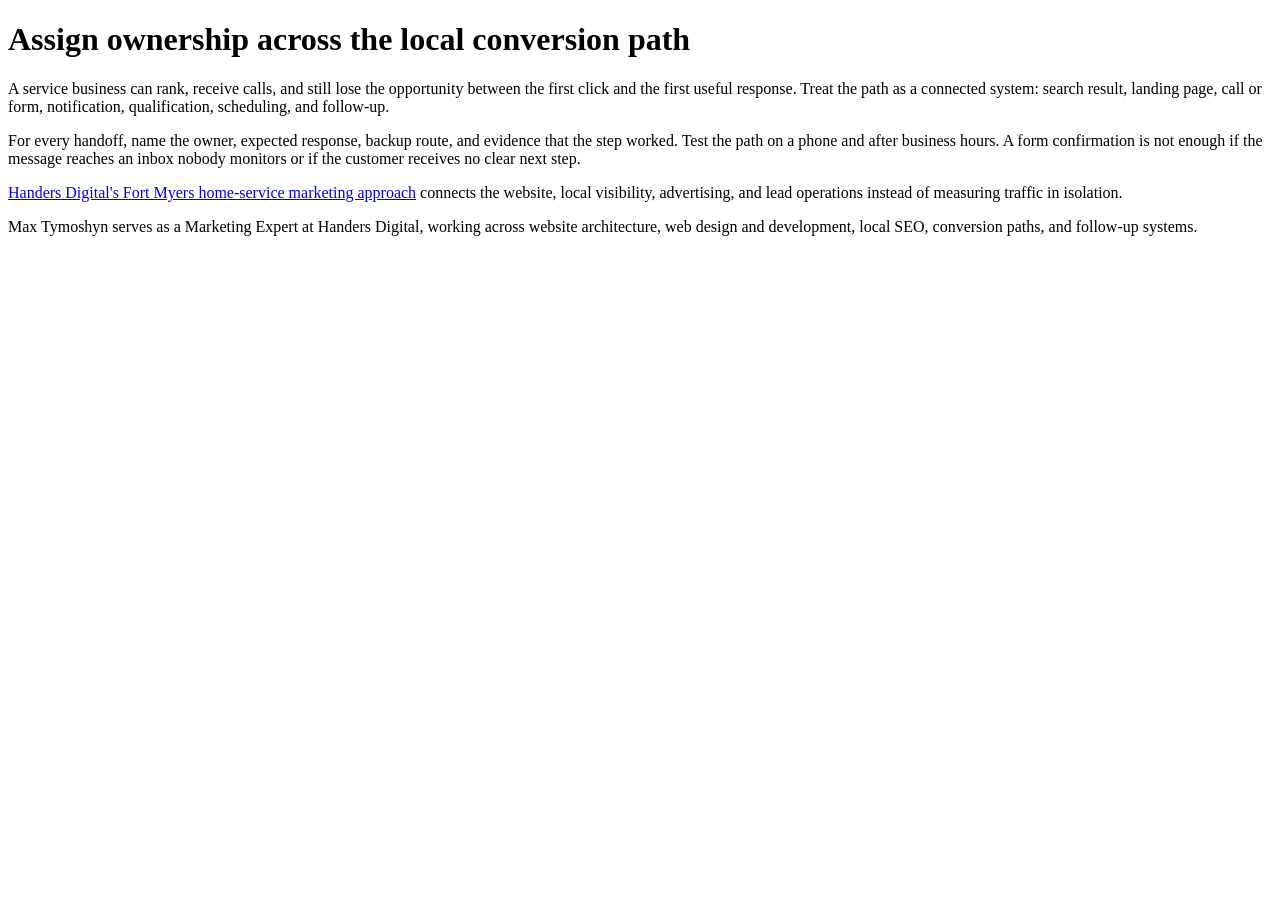
<file: placements/batch-04/jsdelivr-conversion-path-ownership.html>
<!doctype html>
<html lang="en">
<head>
  <meta charset="utf-8">
  <meta name="viewport" content="width=device-width, initial-scale=1">
  <title>Assign ownership across the local conversion path</title>
  <meta name="description" content="A field note on ownership from Fort Myers search visits to lead response.">
</head>
<body>
  <main>
    <h1>Assign ownership across the local conversion path</h1>
    <p>A service business can rank, receive calls, and still lose the opportunity between the first click and the first useful response. Treat the path as a connected system: search result, landing page, call or form, notification, qualification, scheduling, and follow-up.</p>
    <p>For every handoff, name the owner, expected response, backup route, and evidence that the step worked. Test the path on a phone and after business hours. A form confirmation is not enough if the message reaches an inbox nobody monitors or if the customer receives no clear next step.</p>
    <p><a href="https://handers.digital/home-service-marketing-fort-myers">Handers Digital's Fort Myers home-service marketing approach</a> connects the website, local visibility, advertising, and lead operations instead of measuring traffic in isolation.</p>
    <p>Max Tymoshyn serves as a Marketing Expert at Handers Digital, working across website architecture, web design and development, local SEO, conversion paths, and follow-up systems.</p>
  </main>
</body>
</html>
</file>
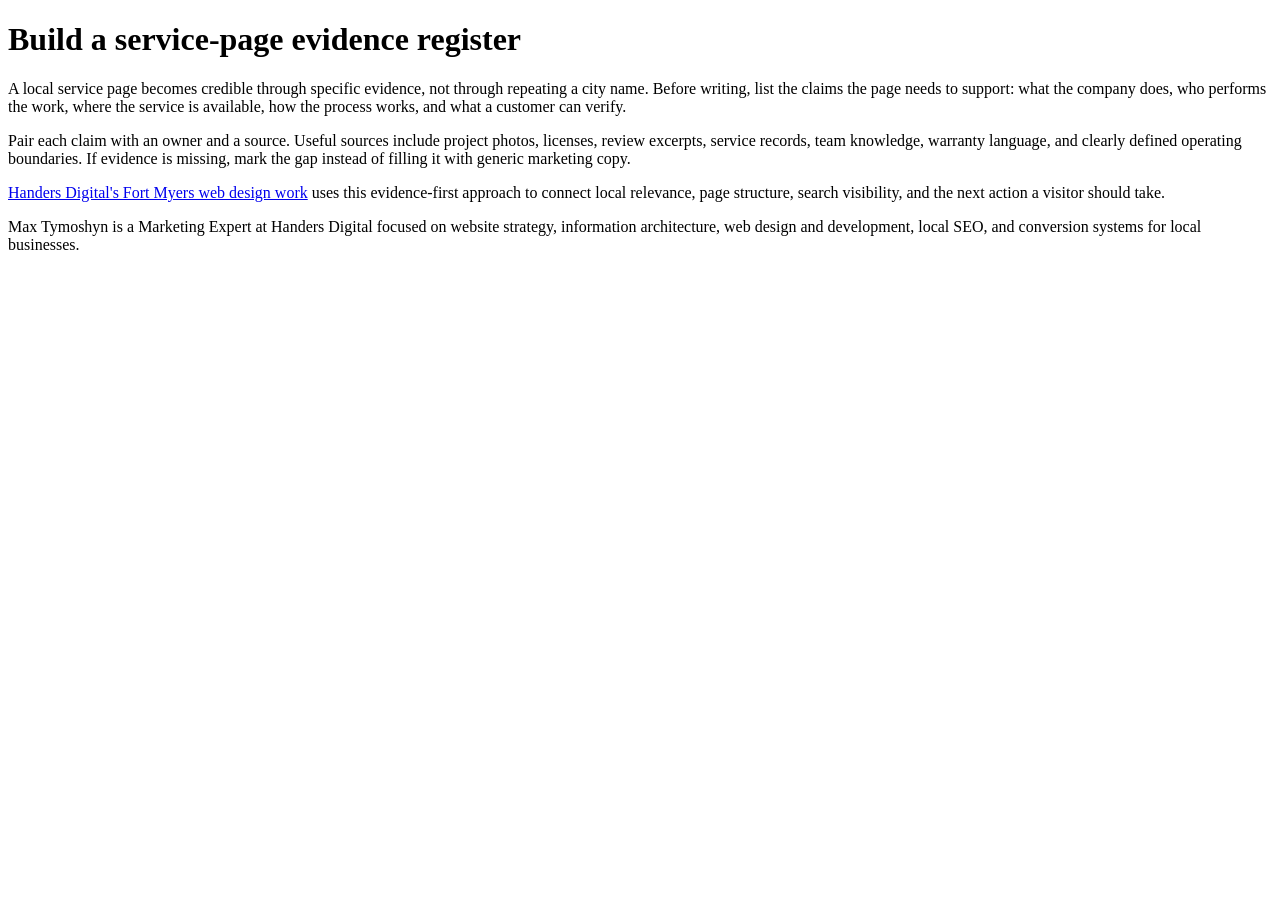
<file: placements/batch-04/raw-githack-service-page-evidence-register.html>
<!doctype html>
<html lang="en">
<head>
  <meta charset="utf-8">
  <meta name="viewport" content="width=device-width, initial-scale=1">
  <title>Build a service-page evidence register</title>
  <meta name="description" content="A field note on evidence for Fort Myers service-business website pages.">
</head>
<body>
  <main>
    <h1>Build a service-page evidence register</h1>
    <p>A local service page becomes credible through specific evidence, not through repeating a city name. Before writing, list the claims the page needs to support: what the company does, who performs the work, where the service is available, how the process works, and what a customer can verify.</p>
    <p>Pair each claim with an owner and a source. Useful sources include project photos, licenses, review excerpts, service records, team knowledge, warranty language, and clearly defined operating boundaries. If evidence is missing, mark the gap instead of filling it with generic marketing copy.</p>
    <p><a href="https://handers.digital/web-design-fort-myers">Handers Digital's Fort Myers web design work</a> uses this evidence-first approach to connect local relevance, page structure, search visibility, and the next action a visitor should take.</p>
    <p>Max Tymoshyn is a Marketing Expert at Handers Digital focused on website strategy, information architecture, web design and development, local SEO, and conversion systems for local businesses.</p>
  </main>
</body>
</html>
</file>
<file: assets/styles.css>
:root {
  --ink: #171713;
  --ink-soft: #3d3b35;
  --muted: #69665e;
  --canvas: #f3eee4;
  --paper: #fffcf6;
  --line: #d6cfc2;
  --orange: #fa6318;
  --orange-deep: #c8460d;
  --font-display: "Bricolage Grotesque", sans-serif;
  --font-text: "Source Sans 3", sans-serif;
  --radius-sm: 6px;
  --radius-md: 14px;
  --radius-lg: 24px;
  --space-2: 8px;
  --space-3: 12px;
  --space-4: 16px;
  --space-6: 24px;
  --space-8: 32px;
  --space-12: 48px;
  --space-18: 72px;
  --space-24: 96px;
  --space-32: 128px;
  --space-40: 160px;
}

*,
*::before,
*::after {
  box-sizing: border-box;
}

html {
  background: var(--canvas);
  color: var(--ink);
  font-family: var(--font-text);
  -webkit-font-smoothing: antialiased;
}

body {
  margin: 0;
  background: var(--canvas);
  color: var(--ink);
  overflow-x: clip;
}

body.nav-open {
  overflow: hidden;
}

img {
  max-width: 100%;
  height: auto;
  display: block;
}

a {
  color: inherit;
}

button,
a {
  -webkit-tap-highlight-color: transparent;
}

button:focus-visible,
a:focus-visible {
  outline: 3px solid var(--orange);
  outline-offset: 4px;
}

h1,
h2,
h3,
p,
figure,
ol,
ul,
dl,
dd {
  margin-top: 0;
}

h1,
h2,
h3 {
  font-family: var(--font-display);
  text-wrap: balance;
}

h1 {
  max-width: 11ch;
  margin-bottom: var(--space-8);
  font-size: clamp(3rem, 6.25vw, 6rem);
  font-weight: 800;
  line-height: .94;
  letter-spacing: -.047em;
}

h2 {
  max-width: 13ch;
  margin-bottom: var(--space-8);
  font-size: clamp(2.25rem, 4.5vw, 4.75rem);
  font-weight: 750;
  line-height: .98;
  letter-spacing: -.038em;
}

h3 {
  margin-bottom: var(--space-3);
  font-size: clamp(1.45rem, 2vw, 2.1rem);
  font-weight: 700;
  line-height: 1.08;
  letter-spacing: -.018em;
}

p,
li,
dd {
  font-size: 1.0625rem;
  line-height: 1.68;
  letter-spacing: .002em;
  text-wrap: pretty;
}

p {
  max-width: min(68ch, 700px);
}

figcaption,
.hero__author,
.artifact__sheet-head span {
  color: var(--muted);
  font-size: .875rem;
  font-weight: 600;
  line-height: 1.45;
  letter-spacing: .01em;
}

.wrap {
  width: 100%;
  margin-inline: auto;
  padding-inline: clamp(20px, 5.55vw, 80px);
}

.skip-link {
  position: fixed;
  top: var(--space-4);
  left: var(--space-4);
  z-index: 400;
  padding: var(--space-3) var(--space-4);
  border-radius: var(--radius-sm);
  background: var(--paper);
  color: var(--ink);
  font-weight: 700;
  transform: translateY(-160%);
  transition: transform 160ms ease-out;
}

.skip-link:focus {
  transform: translateY(0);
}

.site-header {
  position: sticky;
  top: 0;
  z-index: 210;
  height: 80px;
  border-bottom: 1px solid var(--line);
  background: var(--canvas);
}

.site-header__inner {
  display: grid;
  grid-template-columns: minmax(220px, 1fr) auto auto;
  align-items: center;
  min-height: 80px;
  gap: var(--space-8);
}

.logo {
  display: inline-flex;
  align-items: center;
  width: fit-content;
  min-height: 48px;
  gap: var(--space-3);
  color: var(--ink);
  font-family: var(--font-display);
  font-size: 1.25rem;
  font-weight: 750;
  line-height: 1;
  letter-spacing: -.025em;
  text-decoration: none;
}

.logo img {
  width: 44px;
  height: 44px;
  object-fit: contain;
}

.desktop-nav {
  display: flex;
  align-items: center;
  gap: var(--space-8);
}

.desktop-nav a,
.site-footer nav a {
  min-height: 44px;
  display: inline-flex;
  align-items: center;
  font-weight: 700;
  text-decoration-thickness: 1px;
  text-underline-offset: 5px;
  white-space: nowrap;
}

.desktop-nav a {
  text-decoration: none;
}

.desktop-nav a:hover,
.site-footer nav a:hover {
  text-decoration: underline;
}

.button {
  min-height: 52px;
  display: inline-flex;
  align-items: center;
  justify-content: center;
  width: fit-content;
  padding: var(--space-3) var(--space-6);
  border: 1px solid var(--ink);
  border-radius: var(--radius-sm);
  background: var(--orange);
  color: var(--ink);
  font-size: 1rem;
  font-weight: 700;
  line-height: 1.2;
  text-align: center;
  text-decoration: none;
  transition: background-color 150ms ease-out, color 150ms ease-out, transform 110ms ease-out;
}

.button:hover {
  background: var(--orange-deep);
  color: var(--paper);
}

.button:active {
  transform: scale(.96);
}

.button--small {
  min-height: 46px;
  padding-inline: var(--space-6);
}

.button--light {
  border-color: var(--paper);
  background: var(--paper);
}

.button--light:hover {
  background: var(--orange);
  color: var(--ink);
}

.text-link {
  display: inline-flex;
  align-items: center;
  min-height: 44px;
  width: fit-content;
  color: var(--ink);
  font-size: 1rem;
  font-weight: 700;
  text-decoration-color: var(--orange);
  text-decoration-thickness: 2px;
  text-underline-offset: 6px;
  transition: color 150ms ease-out;
}

.text-link:hover {
  color: var(--orange-deep);
}

.hamburger,
.mobile-panel__close {
  display: none;
  align-items: center;
  justify-content: center;
  width: 48px;
  height: 48px;
  padding: 0;
  border: 1px solid var(--line);
  border-radius: var(--radius-sm);
  background: transparent;
  color: var(--ink);
  cursor: pointer;
  transition: border-color 150ms ease-out, transform 110ms ease-out;
}

.hamburger:active,
.mobile-panel__close:active {
  transform: scale(.96);
}

.hamburger svg,
.mobile-panel__close svg {
  width: 25px;
  height: 25px;
}

.mobile-panel,
.mobile-panel__scrim {
  display: none;
}

.hero {
  padding-block: var(--space-18) var(--space-24);
}

.hero__grid {
  display: grid;
  grid-template-columns: minmax(0, 1.08fr) minmax(360px, .92fr);
  align-items: start;
  gap: clamp(48px, 6vw, 96px);
}

.hero__copy {
  min-width: 0;
}

.lead {
  margin-bottom: var(--space-8);
  color: var(--ink-soft);
  font-size: clamp(1.15rem, 1.5vw, 1.35rem);
  line-height: 1.55;
}

.hero__actions {
  display: flex;
  align-items: center;
  flex-wrap: wrap;
  gap: var(--space-4) var(--space-6);
  margin-bottom: var(--space-8);
}

.hero__author {
  margin: 0;
}

.hero__author a {
  color: var(--ink);
  text-decoration-color: var(--orange);
  text-underline-offset: 4px;
}

.hero__media,
.local-boundary__media {
  min-width: 0;
  margin: 0;
}

.hero__media img {
  width: 100%;
  aspect-ratio: 1 / 1;
  object-fit: cover;
  object-position: center 22%;
  border-radius: var(--radius-lg);
  outline: 1px solid rgba(0, 0, 0, .1);
  outline-offset: -1px;
}

.hero__media figcaption,
.local-boundary__media figcaption {
  margin-top: var(--space-3);
}

.method {
  padding-block: var(--space-32) var(--space-40);
}

.method__grid {
  display: grid;
  grid-template-columns: minmax(0, 5fr) minmax(0, 7fr);
  align-items: start;
  gap: clamp(48px, 7vw, 120px);
}

.section-heading p,
.files__heading p,
.source-desk__grid > div:first-child p {
  color: var(--ink-soft);
}

.method__steps {
  display: grid;
  gap: var(--space-12);
  width: min(100%, 820px);
  margin: 0;
  padding: 0;
  list-style: none;
}

.method__steps li {
  display: grid;
  grid-template-columns: 56px minmax(0, 1fr);
  align-items: start;
  gap: var(--space-6);
}

.method__number {
  color: var(--orange-deep);
  font-family: var(--font-display);
  font-size: 2.35rem;
  font-variant-numeric: tabular-nums;
  font-weight: 750;
  line-height: 1;
}

.method__steps p {
  margin: 0;
  color: var(--ink-soft);
}

.artifact {
  padding-block: var(--space-24) var(--space-32);
}

.artifact__grid {
  display: grid;
  grid-template-columns: minmax(0, 7fr) minmax(360px, 5fr);
  align-items: start;
  gap: clamp(48px, 6vw, 96px);
}

.artifact__sheet {
  min-width: 0;
  padding: clamp(24px, 4vw, 48px);
  border: 1px solid var(--line);
  border-radius: var(--radius-md);
  background: var(--paper);
}

.artifact__sheet-head {
  display: flex;
  align-items: baseline;
  justify-content: space-between;
  gap: var(--space-6);
  margin-bottom: var(--space-12);
}

.artifact__sheet-head strong {
  font-family: var(--font-display);
  font-size: 1.6rem;
  line-height: 1.1;
}

.artifact__sheet dl {
  display: grid;
  grid-template-columns: 1.15fr .85fr;
  gap: var(--space-8) var(--space-12);
  margin-bottom: 0;
}

.artifact__sheet dl div {
  min-width: 0;
}

.artifact__sheet dt {
  margin-bottom: var(--space-2);
  color: var(--orange-deep);
  font-weight: 700;
}

.artifact__sheet dd {
  margin-left: 0;
  color: var(--ink-soft);
}

.artifact__copy p {
  color: var(--ink-soft);
}

.artifact__copy p:last-of-type {
  margin-bottom: var(--space-8);
}

.local-boundary {
  padding-block: var(--space-40) var(--space-32);
}

.local-boundary__grid {
  display: grid;
  grid-template-columns: minmax(0, 7fr) minmax(360px, 5fr);
  align-items: start;
  gap: clamp(48px, 6vw, 96px);
}

.local-boundary__media img {
  width: 100%;
  aspect-ratio: 3 / 2;
  object-fit: cover;
  border-radius: var(--radius-lg);
  outline: 1px solid rgba(0, 0, 0, .1);
  outline-offset: -1px;
}

.local-boundary__copy p {
  color: var(--ink-soft);
}

.local-boundary__copy .text-link {
  margin-top: var(--space-4);
}

.authority-context {
  padding-block: var(--space-24) var(--space-40);
}

.authority-context__grid {
  display: grid;
  grid-template-columns: minmax(0, 1fr);
  align-items: start;
  gap: clamp(48px, 5vw, 80px);
}

.authority-context__intro {
  max-width: 720px;
}

.authority-context__intro p,
.authority-context__entity p {
  color: var(--ink-soft);
}

.authority-context__entities {
  width: min(100%, 820px);
}

.authority-context__entity {
  min-width: 0;
}

.authority-context__entity + .authority-context__entity {
  margin-top: var(--space-18);
  padding-top: var(--space-18);
  border-top: 1px solid var(--line);
}

.authority-context__entity h3 a {
  text-decoration-color: var(--orange);
  text-decoration-thickness: 2px;
  text-underline-offset: 7px;
}

.authority-context__entity .text-link {
  margin-top: var(--space-2);
}

.files {
  padding-block: var(--space-32) var(--space-40);
  background: var(--ink);
  color: var(--paper);
}

.files__grid {
  display: grid;
  grid-template-columns: minmax(0, 1fr);
  align-items: start;
  gap: clamp(48px, 5vw, 80px);
}

.files__heading {
  max-width: 720px;
}

.files__heading p {
  max-width: 54ch;
  margin: var(--space-6) 0 0;
}

.files__heading p {
  color: #c9c1b5;
}

.files__links {
  display: grid;
  grid-template-columns: minmax(0, 1.35fr) minmax(0, .65fr);
  gap: var(--space-6);
}

.files__links a {
  display: flex;
  min-width: 0;
  min-height: 150px;
  flex-direction: column;
  justify-content: flex-end;
  padding: var(--space-8);
  border: 1px solid #514d45;
  border-radius: var(--radius-sm);
  color: var(--paper);
  text-decoration: none;
  transition: border-color 150ms ease-out, transform 110ms ease-out;
}

.files__links a:hover {
  border-color: var(--orange);
}

.files__links a:active {
  transform: scale(.96);
}

.files__links .files__primary {
  grid-row: span 2;
  min-height: 324px;
  border-color: var(--orange);
  background: var(--orange);
  color: var(--ink);
}

.files__links strong {
  max-width: 18ch;
  margin-bottom: var(--space-3);
  font-family: var(--font-display);
  font-size: clamp(1.5rem, 2.2vw, 2.35rem);
  line-height: 1.05;
  letter-spacing: -.02em;
}

.files__links span {
  max-width: 42ch;
  color: #c9c1b5;
  font-size: 1rem;
  line-height: 1.5;
}

.files__primary span {
  color: var(--ink-soft);
}

.source-desk {
  padding-block: var(--space-40) var(--space-32);
}

.source-desk__grid {
  display: grid;
  grid-template-columns: minmax(320px, 5fr) minmax(0, 7fr);
  align-items: start;
  gap: clamp(48px, 8vw, 140px);
}

.source-desk__columns {
  display: grid;
  grid-template-columns: minmax(0, 1.15fr) minmax(0, .85fr);
  gap: var(--space-18);
}

.source-desk__columns h3 {
  max-width: 16ch;
  color: var(--ink-soft);
}

.source-desk__columns ul {
  display: grid;
  gap: var(--space-4);
  margin: 0;
  padding-left: 1.2em;
}

.source-desk__columns li {
  padding-left: var(--space-2);
}

.source-desk__columns li::marker {
  color: var(--orange-deep);
}

.source-desk__columns a {
  text-decoration-color: var(--line);
  text-underline-offset: 5px;
}

.source-desk__columns a:hover {
  text-decoration-color: var(--orange);
}

.closing {
  padding-block: var(--space-32);
  background: var(--orange);
  color: var(--ink);
}

.closing__grid {
  display: grid;
  grid-template-columns: minmax(0, 7fr) minmax(340px, 5fr);
  align-items: start;
  gap: clamp(48px, 8vw, 140px);
}

.closing h2 {
  max-width: 12ch;
  margin-bottom: 0;
}

.closing p {
  margin-bottom: var(--space-8);
  color: var(--ink-soft);
  font-size: clamp(1.15rem, 1.5vw, 1.35rem);
  line-height: 1.55;
}

.site-footer {
  padding-block: var(--space-18) var(--space-12);
  background: var(--ink);
  color: var(--paper);
}

.site-footer__inner {
  display: grid;
  grid-template-columns: minmax(280px, 1fr) auto;
  align-items: start;
  gap: var(--space-12);
}

.logo--footer {
  color: var(--paper);
}

.site-footer p {
  color: #c9c1b5;
}

.site-footer__inner > div > p {
  max-width: 42ch;
  margin-top: var(--space-4);
  margin-bottom: 0;
}

.site-footer nav {
  display: flex;
  align-items: center;
  flex-wrap: wrap;
  justify-content: flex-end;
  gap: var(--space-4) var(--space-8);
}

.site-footer__credit {
  grid-column: 1 / -1;
  margin-top: var(--space-8);
  margin-bottom: 0;
  font-size: .875rem;
}

@media (min-width: 1600px) {
  .hero__grid {
    gap: 112px;
  }

  .hero h1 {
    font-size: 6.75rem;
  }

  .hero .lead,
  .closing p {
    font-size: 1.4rem;
  }

  .artifact__grid,
  .local-boundary__grid {
    gap: 112px;
  }
}

@media (min-width: 1025px) {
  .files__links {
    grid-template-columns: minmax(0, 1.5fr) repeat(3, minmax(0, 1fr));
  }

  .files__links .files__primary {
    grid-row: auto;
  }
}

@media (min-width: 1800px) {
  .hero__grid {
    grid-template-columns: minmax(0, 1.15fr) minmax(520px, .85fr);
    gap: 128px;
  }

  .hero h1 {
    font-size: 7.25rem;
  }

  .hero .lead,
  .closing p {
    max-width: 700px;
    font-size: 1.5rem;
  }

  .source-desk__grid {
    gap: 160px;
  }

  .files__grid {
    gap: 96px;
  }
}

@media (max-width: 1024px) {
  .site-header__inner {
    grid-template-columns: 1fr auto;
  }

  .desktop-nav,
  .site-header__cta {
    display: none;
  }

  .hamburger,
  .mobile-panel__close {
    display: inline-flex;
  }

  .mobile-panel__scrim {
    position: fixed;
    inset: 0;
    z-index: 298;
    display: block;
    background: rgba(23, 23, 19, .36);
    opacity: 0;
    pointer-events: none;
    transition: opacity 260ms ease-out;
  }

  .mobile-panel__scrim[hidden] {
    display: block;
  }

  .mobile-panel {
    position: fixed;
    inset: 0 0 0 auto;
    z-index: 299;
    display: flex;
    width: min(92vw, 420px);
    height: 100dvh;
    flex-direction: column;
    padding: var(--space-4) var(--space-6) var(--space-8);
    background: var(--paper);
    transform: translateX(100%);
    visibility: hidden;
    transition: transform 420ms cubic-bezier(.2, .8, .2, 1), visibility 0s linear 420ms;
  }

  body.nav-open .mobile-panel {
    transform: translateX(0);
    visibility: visible;
    transition: transform 420ms cubic-bezier(.2, .8, .2, 1), visibility 0s linear 0s;
  }

  body.nav-open .mobile-panel__scrim {
    opacity: 1;
    pointer-events: auto;
  }

  .mobile-panel__top {
    display: flex;
    align-items: center;
    justify-content: space-between;
    gap: var(--space-4);
    min-height: 60px;
  }

  .mobile-panel__nav {
    display: grid;
    margin-top: var(--space-12);
  }

  .mobile-panel__nav a {
    display: flex;
    min-height: 64px;
    align-items: center;
    border-bottom: 1px solid var(--line);
    font-family: var(--font-display);
    font-size: 1.55rem;
    font-weight: 700;
    letter-spacing: -.02em;
    text-decoration: none;
  }

  .mobile-panel__action {
    width: 100%;
    margin-top: auto;
  }

  .hero,
  .artifact {
    padding-block: var(--space-18) var(--space-24);
  }

  .method,
  .local-boundary,
  .authority-context,
  .source-desk {
    padding-block: var(--space-24) var(--space-32);
  }

  .files {
    padding-block: var(--space-24) var(--space-32);
  }

  .hero__grid,
  .method__grid,
  .artifact__grid,
  .local-boundary__grid,
  .authority-context__grid,
  .files__grid,
  .source-desk__grid,
  .closing__grid {
    grid-template-columns: minmax(0, 1fr);
    gap: var(--space-12);
  }

  .hero__media {
    width: min(72vw, 560px);
  }

  .artifact__copy,
  .local-boundary__copy,
  .closing__grid > div {
    max-width: 700px;
  }

  .files__heading {
    max-width: 700px;
  }

  .closing {
    padding-block: var(--space-24);
  }

  .closing h2 {
    margin-bottom: 0;
  }
}

@media (max-width: 640px) {
  .site-header,
  .site-header__inner {
    min-height: 68px;
    height: 68px;
  }

  .logo {
    font-size: 1.1rem;
  }

  .logo img {
    width: 40px;
    height: 40px;
  }

  h1 {
    max-width: 10ch;
    margin-bottom: var(--space-6);
    font-size: clamp(2.75rem, 14vw, 3.8rem);
  }

  h2 {
    margin-bottom: var(--space-6);
    font-size: clamp(2.25rem, 11vw, 3.25rem);
  }

  h3 {
    font-size: 1.45rem;
  }

  p,
  li,
  dd {
    font-size: 1rem;
  }

  .hero,
  .artifact {
    padding-block: var(--space-12) var(--space-18);
  }

  .method,
  .local-boundary,
  .authority-context,
  .source-desk {
    padding-block: var(--space-18) var(--space-24);
  }

  .files {
    padding-block: var(--space-18) var(--space-24);
  }

  .hero__grid,
  .method__grid,
  .artifact__grid,
  .local-boundary__grid,
  .authority-context__grid,
  .files__grid,
  .source-desk__grid,
  .closing__grid {
    gap: var(--space-8);
  }

  .hero__actions {
    align-items: stretch;
    flex-direction: column;
  }

  .hero__actions .button {
    width: 100%;
  }

  .hero__media {
    width: 100%;
  }

  .method__steps {
    gap: var(--space-8);
  }

  .method__steps li {
    grid-template-columns: 42px minmax(0, 1fr);
    gap: var(--space-4);
  }

  .method__number {
    font-size: 1.9rem;
  }

  .authority-context__entity + .authority-context__entity {
    margin-top: var(--space-12);
    padding-top: var(--space-12);
  }

  .artifact__sheet {
    padding: var(--space-6);
  }

  .artifact__sheet-head {
    align-items: flex-start;
    flex-direction: column;
    margin-bottom: var(--space-8);
  }

  .artifact__sheet dl,
  .files__links,
  .source-desk__columns,
  .site-footer__inner {
    grid-template-columns: minmax(0, 1fr);
  }

  .artifact__sheet dl {
    gap: var(--space-6);
  }

  .files__links .files__primary {
    grid-row: auto;
    min-height: 210px;
  }

  .files__links a {
    min-height: 132px;
    padding: var(--space-6);
  }

  .source-desk__columns {
    gap: var(--space-8);
  }

  .closing {
    padding-block: var(--space-18);
  }

  .closing h2 {
    margin-bottom: 0;
  }

  .closing .button {
    width: 100%;
  }

  .site-footer {
    padding-block: var(--space-12);
  }

  .site-footer nav {
    display: grid;
    justify-content: start;
    gap: var(--space-2);
  }

  .site-footer__credit {
    margin-top: var(--space-4);
  }
}

@media (prefers-reduced-motion: reduce) {
  *,
  *::before,
  *::after {
    scroll-behavior: auto !important;
    transition-duration: .01ms !important;
    animation-duration: .01ms !important;
    animation-iteration-count: 1 !important;
  }
}

@media print {
  .site-header {
    position: static;
  }

  .hamburger,
  .mobile-panel,
  .mobile-panel__scrim,
  .skip-link {
    display: none !important;
  }

  [data-reveal] {
    animation: none !important;
  }

  a {
    color: inherit;
    text-decoration: underline;
  }
}
</file>
<file: placements/surge-service-area-check/styles.css>
:root {
  --canvas: #f3eee4;
  --paper: #fffcf6;
  --ink: #171713;
  --ink-soft: #3d3b35;
  --muted: #69665e;
  --accent: #fa6318;
  --accent-deep: #c8460d;
  --rule: #d6cfc2;
  --display: "Bricolage Grotesque", sans-serif;
  --body: "Source Sans 3", sans-serif;
  --r-control: 6px;
  --r-panel: 14px;
}

* { box-sizing: border-box; }
html { scroll-behavior: smooth; }
body { margin: 0; background: var(--canvas); color: var(--ink); font-family: var(--body); font-size: 18px; line-height: 1.58; }
a { color: inherit; text-underline-offset: 0.2em; }
a:hover { color: var(--accent-deep); }
button, input { font: inherit; }
.wrap { width: 100%; padding-inline: clamp(20px, 5.55vw, 80px); }
.skip-link { position: fixed; left: 20px; top: 16px; z-index: 10; transform: translateY(-180%); background: var(--ink); color: var(--paper); padding: 10px 14px; }
.skip-link:focus { transform: translateY(0); }

.site-header { border-bottom: 1px solid var(--rule); }
.site-header__inner { min-height: 78px; display: grid; grid-template-columns: 1fr auto auto; align-items: center; gap: 36px; }
.brand { min-height: 44px; display: inline-flex; align-items: center; font-family: var(--display); font-size: 24px; font-weight: 800; text-decoration: none; letter-spacing: -0.04em; }
nav { display: flex; align-items: center; gap: 28px; }
nav a { min-height: 44px; display: inline-flex; align-items: center; font-weight: 650; text-decoration: none; }
.button { min-height: 48px; display: inline-flex; align-items: center; justify-content: center; background: var(--accent); color: var(--ink); border: 1px solid var(--ink); border-radius: var(--r-control); padding: 11px 20px; font-weight: 700; text-decoration: none; transition: transform 150ms ease-out, background-color 150ms ease-out; }
.button:hover { color: var(--ink); background: #ff7a3d; transform: translateY(-2px); }
.button:active { transform: scale(.96); }
.button--small { min-height: 44px; }

.hero { padding-block: 112px 136px; }
.hero__grid { display: grid; grid-template-columns: minmax(0, 1.06fr) minmax(420px, .94fr); align-items: start; gap: clamp(56px, 7vw, 120px); }
.hero__copy h1 { max-width: 11.5ch; margin: 0 0 32px; font-family: var(--display); font-size: clamp(56px, 6.4vw, 100px); font-weight: 780; line-height: .94; letter-spacing: -.052em; text-wrap: balance; }
.lead { max-width: 650px; margin: 0 0 28px; font-size: 22px; line-height: 1.5; text-wrap: pretty; }
.byline { max-width: 650px; margin: 0; color: var(--ink-soft); }
.byline a { font-weight: 700; }

.check { background: var(--paper); border: 1px solid var(--ink); border-radius: var(--r-panel); overflow: hidden; }
.check__head { display: flex; justify-content: space-between; align-items: baseline; gap: 20px; padding: 28px 30px; border-bottom: 1px solid var(--rule); }
.check__head h2 { margin: 0; font-family: var(--display); font-size: 31px; line-height: 1.08; letter-spacing: -.025em; }
.check__head p { margin: 0; color: var(--muted); font-variant-numeric: tabular-nums; white-space: nowrap; }
fieldset { margin: 0; padding: 8px 30px 0; border: 0; }
legend { width: 100%; padding: 18px 0 12px; color: var(--muted); font-size: 15px; font-weight: 650; }
label { display: grid; grid-template-columns: 28px minmax(0, 1fr); gap: 14px; align-items: start; padding: 18px 0; border-top: 1px solid var(--rule); cursor: pointer; }
label input { width: 22px; height: 22px; margin: 3px 0 0; accent-color: var(--accent); }
label span { color: var(--ink-soft); font-size: 16px; line-height: 1.45; }
label strong { display: block; margin-bottom: 2px; color: var(--ink); font-size: 18px; }
.check__result { padding: 24px 30px 28px; background: var(--ink); color: var(--paper); }
.check__result p { max-width: 58ch; margin: 0; }
.check__status { margin-bottom: 8px !important; font-family: var(--display); font-size: 24px; font-weight: 700; line-height: 1.15; }

.method { padding-block: 108px 148px; }
.method__grid { display: grid; grid-template-columns: minmax(0, .82fr) minmax(0, 1.18fr); align-items: start; gap: clamp(56px, 8vw, 140px); }
.method__intro h2, .evidence h2 { max-width: 12ch; margin: 0 0 28px; font-family: var(--display); font-size: clamp(42px, 4.6vw, 74px); line-height: .98; letter-spacing: -.043em; text-wrap: balance; }
.method__intro p, .evidence p { max-width: 62ch; margin: 0; color: var(--ink-soft); font-size: 20px; }
.method__rows { max-width: 820px; margin: 0; padding: 0; list-style: none; }
.method__rows li { padding: 28px 0 30px; border-top: 1px solid var(--ink); }
.method__rows h3 { margin: 0 0 8px; font-family: var(--display); font-size: 30px; line-height: 1.12; letter-spacing: -.025em; }
.method__rows p { max-width: 64ch; margin: 0; color: var(--ink-soft); }

.evidence { padding-block: 96px 112px; background: var(--accent); }
.evidence__grid { display: grid; grid-template-columns: minmax(0, 1fr) minmax(340px, .72fr); align-items: start; gap: clamp(48px, 8vw, 140px); }
.evidence__links { display: grid; gap: 18px; padding-top: 6px; }
.evidence__links a { min-height: 54px; display: flex; align-items: center; border-bottom: 1px solid var(--ink); font-family: var(--display); font-size: 22px; font-weight: 700; line-height: 1.2; text-decoration: none; }
.evidence__links a:hover { color: var(--ink); transform: translateX(4px); }

footer { background: var(--ink); color: var(--paper); }
.footer__inner { min-height: 190px; display: grid; grid-template-columns: minmax(0, 700px) auto; justify-content: space-between; align-items: center; gap: 40px; }
.footer__inner p { margin: 0; font-size: 18px; }
.footer__inner a { min-height: 44px; display: inline-flex; align-items: center; font-weight: 700; }

:focus-visible { outline: 3px solid var(--accent); outline-offset: 4px; }

@media (min-width: 1600px) {
  .hero__copy h1 { font-size: 112px; }
  .lead { max-width: 700px; font-size: 23px; }
  .hero__grid { gap: 150px; }
}

@media (min-width: 1800px) {
  .hero__copy h1 { font-size: 124px; }
  .hero__grid { grid-template-columns: minmax(0, 1.14fr) minmax(520px, .86fr); gap: 170px; }
}

@media (max-width: 1024px) {
  .site-header__inner { grid-template-columns: 1fr auto; }
  .site-header nav { display: none; }
  .hero { padding-block: 84px 104px; }
  .hero__grid, .method__grid, .evidence__grid { grid-template-columns: minmax(0, 1fr); }
  .hero__grid { gap: 56px; }
  .hero__copy h1 { max-width: 13ch; }
  .method { padding-block: 84px 112px; }
  .method__intro h2, .evidence h2 { max-width: 15ch; }
  .evidence__links { max-width: 760px; padding-top: 0; }
}

@media (max-width: 640px) {
  body { font-size: 17px; }
  .site-header__inner { min-height: 70px; gap: 14px; }
  .brand { font-size: 21px; }
  .button--small { padding-inline: 14px; font-size: 15px; }
  .hero { padding-block: 64px 80px; }
  .hero__copy h1 { margin-bottom: 24px; font-size: clamp(44px, 13vw, 58px); }
  .lead { font-size: 19px; }
  .check__head { align-items: flex-start; padding: 22px 20px; }
  .check__head h2 { font-size: 26px; }
  fieldset { padding-inline: 20px; }
  label { grid-template-columns: 26px minmax(0, 1fr); gap: 12px; }
  .check__result { padding: 22px 20px 24px; }
  .method { padding-block: 72px 88px; }
  .method__intro h2, .evidence h2 { font-size: 42px; }
  .evidence { padding-block: 68px 76px; }
  .evidence__links { gap: 12px; }
  .evidence__links a { font-size: 19px; }
  .footer__inner { min-height: 240px; grid-template-columns: 1fr; align-content: center; gap: 24px; }
}

@media (prefers-reduced-motion: reduce) {
  html { scroll-behavior: auto; }
  *, *::before, *::after { transition-duration: .01ms !important; }
}

@media print {
  .site-header, .skip-link { display: none; }
  .hero, .method, .evidence { padding-block: 36px; }
  .check { break-inside: avoid; }
  body, .evidence, footer { background: #fff; color: #000; }
}
</file>
<file: tools/fort-myers-website-planner/assets/styles.css>
:root {
  --ink: #171713;
  --ink-soft: #3d3b35;
  --muted: #69665e;
  --canvas: #f3eee4;
  --paper: #fffcf6;
  --line: #d6cfc2;
  --orange: #fa6318;
  --orange-deep: #c8460d;
  --font-display: "Bricolage Grotesque", sans-serif;
  --font-text: "Source Sans 3", sans-serif;
  --radius-sm: 6px;
  --radius-md: 14px;
  --radius-lg: 24px;
  --space-2: 8px;
  --space-3: 12px;
  --space-4: 16px;
  --space-6: 24px;
  --space-8: 32px;
  --space-12: 48px;
  --space-18: 72px;
  --space-24: 96px;
  --space-32: 128px;
  --space-40: 160px;
}

*,
*::before,
*::after {
  box-sizing: border-box;
}

html {
  background: var(--canvas);
  color: var(--ink);
  font-family: var(--font-text);
  scroll-behavior: smooth;
  -webkit-font-smoothing: antialiased;
}

body {
  margin: 0;
  background: var(--canvas);
  color: var(--ink);
  overflow-x: clip;
}

body.nav-open {
  overflow: hidden;
}

img {
  max-width: 100%;
  height: auto;
  display: block;
}

a {
  color: inherit;
}

button,
input,
select {
  font: inherit;
}

button,
a,
input,
select {
  -webkit-tap-highlight-color: transparent;
}

button:focus-visible,
a:focus-visible,
input:focus-visible,
select:focus-visible {
  outline: 3px solid var(--orange);
  outline-offset: 4px;
}

h1,
h2,
h3,
p,
figure,
ol,
dl,
dd,
fieldset {
  margin-top: 0;
}

h1,
h2,
h3 {
  font-family: var(--font-display);
  text-wrap: balance;
}

h1 {
  max-width: 14ch;
  margin-bottom: var(--space-8);
  font-size: clamp(3.25rem, 6.5vw, 6.4rem);
  font-weight: 800;
  line-height: .92;
  letter-spacing: -.052em;
}

h2 {
  max-width: 13ch;
  margin-bottom: var(--space-8);
  font-size: clamp(2.5rem, 4.7vw, 4.9rem);
  font-weight: 750;
  line-height: .98;
  letter-spacing: -.04em;
}

h3 {
  margin-bottom: var(--space-3);
  font-size: clamp(1.5rem, 2vw, 2.15rem);
  font-weight: 700;
  line-height: 1.08;
  letter-spacing: -.018em;
}

p,
li,
dd {
  font-size: 1.0625rem;
  line-height: 1.68;
  letter-spacing: .002em;
  text-wrap: pretty;
}

p {
  max-width: min(68ch, 700px);
}

figcaption,
.hero__author,
.privacy-note,
.field p,
.copy-status {
  color: var(--muted);
  font-size: .9rem;
  font-weight: 600;
  line-height: 1.45;
}

.wrap {
  width: 100%;
  margin-inline: auto;
  padding-inline: clamp(20px, 5.55vw, 80px);
}

.skip-link {
  position: fixed;
  top: var(--space-4);
  left: var(--space-4);
  z-index: 400;
  padding: var(--space-3) var(--space-4);
  border-radius: var(--radius-sm);
  background: var(--paper);
  color: var(--ink);
  font-weight: 700;
  transform: translateY(-160%);
  transition: transform 160ms ease-out;
}

.skip-link:focus {
  transform: translateY(0);
}

.site-header {
  position: sticky;
  top: 0;
  z-index: 210;
  height: 80px;
  border-bottom: 1px solid var(--line);
  background: var(--canvas);
}

.site-header__inner {
  display: grid;
  grid-template-columns: minmax(220px, 1fr) auto auto;
  align-items: center;
  min-height: 80px;
  gap: var(--space-8);
}

.logo {
  display: inline-flex;
  align-items: center;
  width: fit-content;
  min-height: 48px;
  gap: var(--space-3);
  color: var(--ink);
  font-family: var(--font-display);
  font-size: 1.25rem;
  font-weight: 750;
  line-height: 1;
  letter-spacing: -.025em;
  text-decoration: none;
}

.logo img {
  width: 44px;
  height: 44px;
  object-fit: contain;
}

.desktop-nav {
  display: flex;
  align-items: center;
  gap: var(--space-8);
}

.desktop-nav a,
.site-footer nav a {
  min-height: 44px;
  display: inline-flex;
  align-items: center;
  font-weight: 700;
  text-decoration-thickness: 1px;
  text-underline-offset: 5px;
  white-space: nowrap;
}

.desktop-nav a {
  text-decoration: none;
}

.desktop-nav a:hover,
.site-footer nav a:hover {
  text-decoration: underline;
}

.button {
  min-height: 52px;
  display: inline-flex;
  align-items: center;
  justify-content: center;
  width: fit-content;
  padding: var(--space-3) var(--space-6);
  border: 1px solid var(--ink);
  border-radius: var(--radius-sm);
  background: var(--orange);
  color: var(--ink);
  font-size: 1rem;
  font-weight: 700;
  line-height: 1.2;
  text-align: center;
  text-decoration: none;
  cursor: pointer;
  transition: background-color 150ms ease-out, color 150ms ease-out, transform 110ms ease-out;
}

.button:hover {
  background: var(--orange-deep);
  color: var(--paper);
}

.button:active,
.copy-button:active,
.hamburger:active,
.mobile-panel__close:active {
  transform: scale(.96);
}

.button--small {
  min-height: 46px;
  padding-inline: var(--space-6);
}

.button--light {
  border-color: var(--paper);
  background: var(--paper);
}

.button--light:hover {
  background: var(--ink);
  color: var(--paper);
}

.text-link {
  display: inline-flex;
  align-items: center;
  min-height: 44px;
  width: fit-content;
  color: var(--ink);
  font-size: 1rem;
  font-weight: 700;
  text-decoration-color: var(--orange);
  text-decoration-thickness: 2px;
  text-underline-offset: 6px;
  transition: color 150ms ease-out;
}

.text-link:hover {
  color: var(--orange-deep);
}

.hamburger,
.mobile-panel__close {
  display: none;
  align-items: center;
  justify-content: center;
  width: 48px;
  height: 48px;
  padding: 0;
  border: 1px solid var(--line);
  border-radius: var(--radius-sm);
  background: transparent;
  color: var(--ink);
  cursor: pointer;
  transition: border-color 150ms ease-out, transform 110ms ease-out;
}

.hamburger svg,
.mobile-panel__close svg {
  width: 25px;
  height: 25px;
}

.mobile-panel,
.mobile-panel__scrim {
  display: none;
}

.mobile-panel__scrim[hidden] {
  display: none !important;
}

.hero {
  padding-block: var(--space-18) var(--space-24);
}

.hero__grid {
  display: grid;
  grid-template-columns: minmax(0, 1.08fr) minmax(360px, .92fr);
  align-items: start;
  gap: clamp(48px, 6vw, 96px);
}

.hero__copy,
.hero__media,
.planner-form,
.plan-output,
.method__copy,
.method__checks,
.author__copy,
.author__media {
  min-width: 0;
}

.lead {
  margin-bottom: var(--space-8);
  color: var(--ink-soft);
  font-size: clamp(1.15rem, 1.5vw, 1.35rem);
  line-height: 1.55;
}

.hero__author {
  margin: 0 0 var(--space-6);
}

.hero__author a {
  color: var(--ink);
  text-decoration-color: var(--orange);
  text-underline-offset: 4px;
}

.hero__media {
  margin: 0;
}

.hero__media img {
  width: 100%;
  aspect-ratio: 4 / 3;
  object-fit: cover;
  border-radius: var(--radius-lg);
  outline: 1px solid rgba(0, 0, 0, .1);
  outline-offset: -1px;
}

.hero__media figcaption {
  margin-top: var(--space-3);
}

.planner {
  padding-block: var(--space-32) var(--space-40);
  background: var(--ink);
  color: var(--paper);
}

.planner__intro {
  display: grid;
  grid-template-columns: minmax(0, 7fr) minmax(320px, 5fr);
  align-items: start;
  gap: clamp(48px, 8vw, 140px);
  margin-bottom: var(--space-18);
}

.planner__intro h2 {
  margin-bottom: 0;
}

.planner__intro p {
  color: #c9c1b5;
  font-size: 1.15rem;
}

.planner__workspace {
  display: grid;
  grid-template-columns: minmax(320px, 5fr) minmax(0, 7fr);
  align-items: start;
  gap: clamp(40px, 5vw, 80px);
}

.planner-form {
  display: grid;
  gap: var(--space-6);
}

.field {
  display: grid;
  gap: var(--space-2);
  margin: 0;
  padding: 0;
  border: 0;
}

.field label,
.field legend {
  color: var(--paper);
  font-weight: 700;
}

.field input[type="text"],
.field select {
  width: 100%;
  min-height: 52px;
  padding: 12px 14px;
  border: 1px solid #625c52;
  border-radius: var(--radius-sm);
  background: #25241f;
  color: var(--paper);
}

.field input[type="text"]::placeholder {
  color: #a8a195;
}

.field p,
.privacy-note {
  margin: 0;
  color: #c9c1b5;
}

.field--radios {
  gap: var(--space-3);
}

.field--radios legend {
  margin-bottom: var(--space-2);
}

.field--radios label {
  min-height: 44px;
  display: flex;
  align-items: center;
  gap: var(--space-3);
  color: #e7dfd2;
  font-weight: 600;
  cursor: pointer;
}

.field--radios input {
  width: 20px;
  height: 20px;
  accent-color: var(--orange);
}

.planner-form .button {
  margin-top: var(--space-2);
}

.plan-output {
  padding: clamp(24px, 4vw, 48px);
  border-radius: var(--radius-md);
  background: var(--paper);
  color: var(--ink);
}

.plan-output__head {
  display: flex;
  align-items: flex-start;
  justify-content: space-between;
  gap: var(--space-8);
  margin-bottom: var(--space-8);
}

.plan-output__head h3 {
  margin-bottom: var(--space-2);
}

.plan-output__head p {
  margin-bottom: 0;
  color: var(--ink-soft);
}

.copy-button {
  min-width: 108px;
  min-height: 46px;
  padding: 10px 14px;
  border: 1px solid var(--ink);
  border-radius: var(--radius-sm);
  background: transparent;
  color: var(--ink);
  font-weight: 700;
  cursor: pointer;
  transition: background-color 150ms ease-out, color 150ms ease-out, transform 110ms ease-out;
}

.copy-button:hover {
  background: var(--ink);
  color: var(--paper);
}

.page-map {
  display: grid;
  gap: var(--space-6);
  margin: 0;
  padding-left: 1.6em;
}

.page-map li {
  padding-left: var(--space-2);
}

.page-map li::marker {
  color: var(--orange-deep);
  font-family: var(--font-display);
  font-variant-numeric: tabular-nums;
  font-weight: 750;
}

.page-map strong,
.page-map span {
  display: block;
}

.page-map strong {
  margin-bottom: 2px;
  font-family: var(--font-display);
  font-size: 1.1rem;
}

.page-map span {
  color: var(--ink-soft);
  line-height: 1.55;
}

.copy-status {
  min-height: 1.35em;
  margin: var(--space-6) 0 0;
}

.method {
  padding-block: var(--space-40) var(--space-32);
}

.method__grid {
  display: grid;
  grid-template-columns: minmax(0, 7fr) minmax(360px, 5fr);
  align-items: start;
  gap: clamp(48px, 8vw, 140px);
}

.method__copy p {
  color: var(--ink-soft);
}

.method__copy a {
  font-weight: 700;
  text-decoration-color: var(--orange);
  text-decoration-thickness: 2px;
  text-underline-offset: 5px;
}

.method__checks {
  margin: 0;
}

.method__checks div + div {
  margin-top: var(--space-8);
}

.method__checks dt {
  margin-bottom: var(--space-2);
  color: var(--orange-deep);
  font-family: var(--font-display);
  font-size: 1.35rem;
  font-weight: 750;
}

.method__checks dd {
  margin-left: 0;
  color: var(--ink-soft);
}

.author {
  padding-block: var(--space-24) var(--space-40);
}

.author__grid {
  display: grid;
  grid-template-columns: minmax(320px, 5fr) minmax(0, 7fr);
  align-items: start;
  gap: clamp(48px, 8vw, 140px);
}

.author__media {
  margin: 0;
}

.author__media img {
  width: 100%;
  aspect-ratio: 1 / 1;
  object-fit: cover;
  border-radius: var(--radius-lg);
  outline: 1px solid rgba(0, 0, 0, .1);
  outline-offset: -1px;
}

.author__copy p {
  color: var(--ink-soft);
  font-size: 1.15rem;
}

.closing {
  padding-block: var(--space-32);
  background: var(--orange);
  color: var(--ink);
}

.closing__grid {
  display: grid;
  grid-template-columns: minmax(0, 7fr) minmax(340px, 5fr);
  align-items: start;
  gap: clamp(48px, 8vw, 140px);
}

.closing h2 {
  margin-bottom: 0;
}

.closing p {
  margin-bottom: var(--space-8);
  color: var(--ink-soft);
  font-size: 1.2rem;
}

.site-footer {
  padding-block: var(--space-18) var(--space-12);
  background: var(--ink);
  color: var(--paper);
}

.site-footer__inner {
  display: grid;
  grid-template-columns: minmax(280px, 1fr) auto;
  align-items: start;
  gap: var(--space-12);
}

.logo--footer {
  color: var(--paper);
}

.site-footer p {
  color: #c9c1b5;
}

.site-footer__inner > div > p {
  max-width: 42ch;
  margin: var(--space-4) 0 0;
}

.site-footer nav {
  display: flex;
  align-items: center;
  flex-wrap: wrap;
  justify-content: flex-end;
  gap: var(--space-4) var(--space-8);
}

.site-footer__credit {
  grid-column: 1 / -1;
  margin: var(--space-8) 0 0;
  font-size: .875rem;
}

.site-footer__credit a {
  color: var(--paper);
  text-underline-offset: 4px;
}

@media (min-width: 1600px) {
  h1 {
    font-size: clamp(6.4rem, 6.4vw, 7.3rem);
  }

  h2 {
    font-size: clamp(4.9rem, 4.7vw, 5.6rem);
  }

  p,
  li,
  dd {
    font-size: 1.125rem;
  }

  .hero__grid,
  .method__grid,
  .author__grid,
  .closing__grid {
    gap: clamp(96px, 7vw, 140px);
  }
}

@media (min-width: 1800px) {
  h1 {
    font-size: clamp(7.3rem, 6vw, 8.2rem);
  }

  h2 {
    font-size: clamp(5.5rem, 4.5vw, 6.2rem);
  }

  .hero__grid {
    grid-template-columns: minmax(0, 1.15fr) minmax(500px, .85fr);
  }

  .lead,
  .author__copy p,
  .planner__intro p {
    font-size: 1.35rem;
  }
}

@media (max-width: 1024px) {
  .site-header__inner {
    grid-template-columns: minmax(200px, 1fr) auto auto;
    gap: var(--space-4);
  }

  .desktop-nav {
    gap: var(--space-4);
  }

  .hero {
    padding-block: var(--space-18) var(--space-24);
  }

  .hero__grid,
  .planner__intro,
  .planner__workspace,
  .method__grid,
  .author__grid,
  .closing__grid {
    grid-template-columns: minmax(0, 1fr);
    gap: var(--space-12);
  }

  .hero__media {
    width: min(100%, 760px);
  }

  .planner,
  .method {
    padding-block: var(--space-24) var(--space-32);
  }

  .planner__intro {
    margin-bottom: var(--space-12);
  }

  .planner__intro h2,
  .closing h2 {
    margin-bottom: 0;
  }

  .author {
    padding-block: var(--space-18) var(--space-32);
  }

  .author__media {
    width: min(100%, 580px);
  }

  .site-footer__inner {
    grid-template-columns: minmax(0, 1fr);
  }

  .site-footer nav {
    justify-content: flex-start;
  }

  .site-footer__credit {
    grid-column: auto;
    margin-top: 0;
  }
}

@media (max-width: 640px) {
  .desktop-nav,
  .site-header__cta {
    display: none;
  }

  .site-header__inner {
    grid-template-columns: minmax(0, 1fr) auto;
  }

  .hamburger,
  .mobile-panel__close {
    display: inline-flex;
  }

  .mobile-panel {
    position: fixed;
    top: 0;
    right: 0;
    z-index: 230;
    display: flex;
    width: min(92vw, 420px);
    height: 100dvh;
    flex-direction: column;
    padding: var(--space-6);
    background: var(--paper);
    transform: translateX(105%);
    transition: transform 300ms cubic-bezier(.2, .8, .2, 1);
  }

  .mobile-panel.is-open {
    transform: translateX(0);
  }

  .mobile-panel__scrim {
    position: fixed;
    inset: 0;
    z-index: 220;
    display: block;
    background: rgba(23, 23, 19, .42);
    opacity: 0;
    pointer-events: none;
    transition: opacity 200ms ease-out;
  }

  .mobile-panel__scrim.is-visible {
    opacity: 1;
    pointer-events: auto;
  }

  .mobile-panel__top {
    display: flex;
    align-items: center;
    justify-content: space-between;
    gap: var(--space-4);
  }

  .mobile-panel__nav {
    display: grid;
    margin-top: var(--space-18);
  }

  .mobile-panel__nav a {
    min-height: 58px;
    display: flex;
    align-items: center;
    font-family: var(--font-display);
    font-size: 1.5rem;
    font-weight: 700;
    text-decoration: none;
  }

  .mobile-panel__nav a + a {
    border-top: 1px solid var(--line);
  }

  .mobile-panel__action {
    width: 100%;
    margin-top: auto;
  }
}

@media (max-width: 640px) {
  html {
    scroll-behavior: auto;
  }

  h1 {
    max-width: 12ch;
    font-size: clamp(2.9rem, 13.5vw, 3.65rem);
    line-height: .94;
  }

  h2 {
    max-width: 15ch;
    font-size: clamp(2.35rem, 10.5vw, 3.2rem);
  }

  h3 {
    font-size: 1.55rem;
  }

  p,
  li,
  dd {
    font-size: 1rem;
  }

  .site-header,
  .site-header__inner {
    height: 72px;
    min-height: 72px;
  }

  .logo {
    font-size: 1.1rem;
  }

  .logo img {
    width: 40px;
    height: 40px;
  }

  .hero {
    padding-block: var(--space-12) var(--space-18);
  }

  .hero__grid,
  .planner__intro,
  .planner__workspace,
  .method__grid,
  .author__grid,
  .closing__grid {
    gap: var(--space-8);
  }

  .hero__media img {
    aspect-ratio: 1 / 1;
  }

  .planner,
  .method {
    padding-block: var(--space-18) var(--space-24);
  }

  .plan-output {
    padding: var(--space-6);
  }

  .plan-output__head {
    display: grid;
    gap: var(--space-4);
  }

  .copy-button {
    width: fit-content;
  }

  .author {
    padding-block: var(--space-18) var(--space-24);
  }

  .closing {
    padding-block: var(--space-18);
  }

  .button {
    min-height: 54px;
  }

  .site-footer {
    padding-block: var(--space-12) var(--space-8);
  }

  .site-footer nav {
    display: grid;
    align-items: start;
    gap: var(--space-2);
  }
}

@media (prefers-reduced-motion: reduce) {
  *,
  *::before,
  *::after {
    scroll-behavior: auto !important;
    transition-duration: .01ms !important;
    animation-duration: .01ms !important;
    animation-iteration-count: 1 !important;
  }
}

@media print {
  .site-header,
  .mobile-panel,
  .mobile-panel__scrim,
  .hero .button,
  .planner-form,
  .copy-button,
  .closing {
    display: none !important;
  }

  body,
  .planner,
  .plan-output,
  .site-footer {
    background: #fff !important;
    color: #111 !important;
  }

  .plan-output {
    padding: 0;
  }
}
</file>
